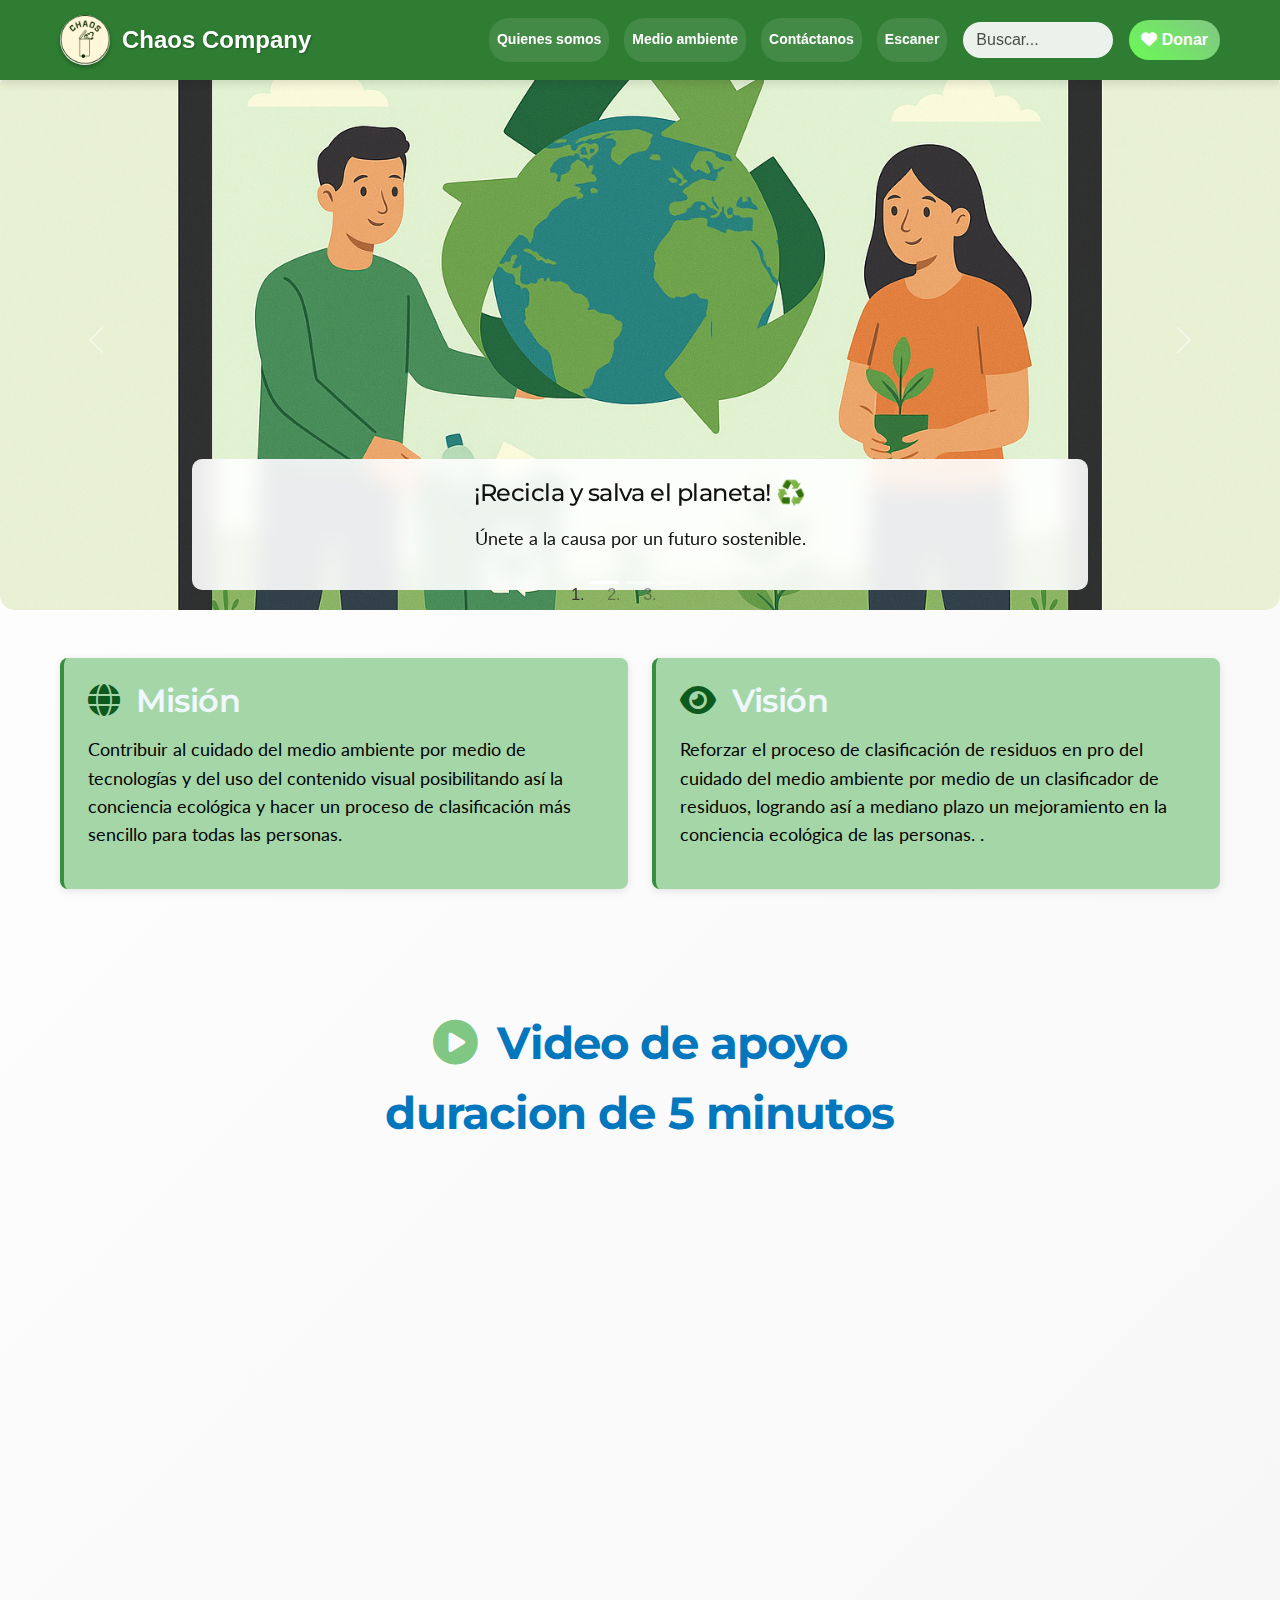
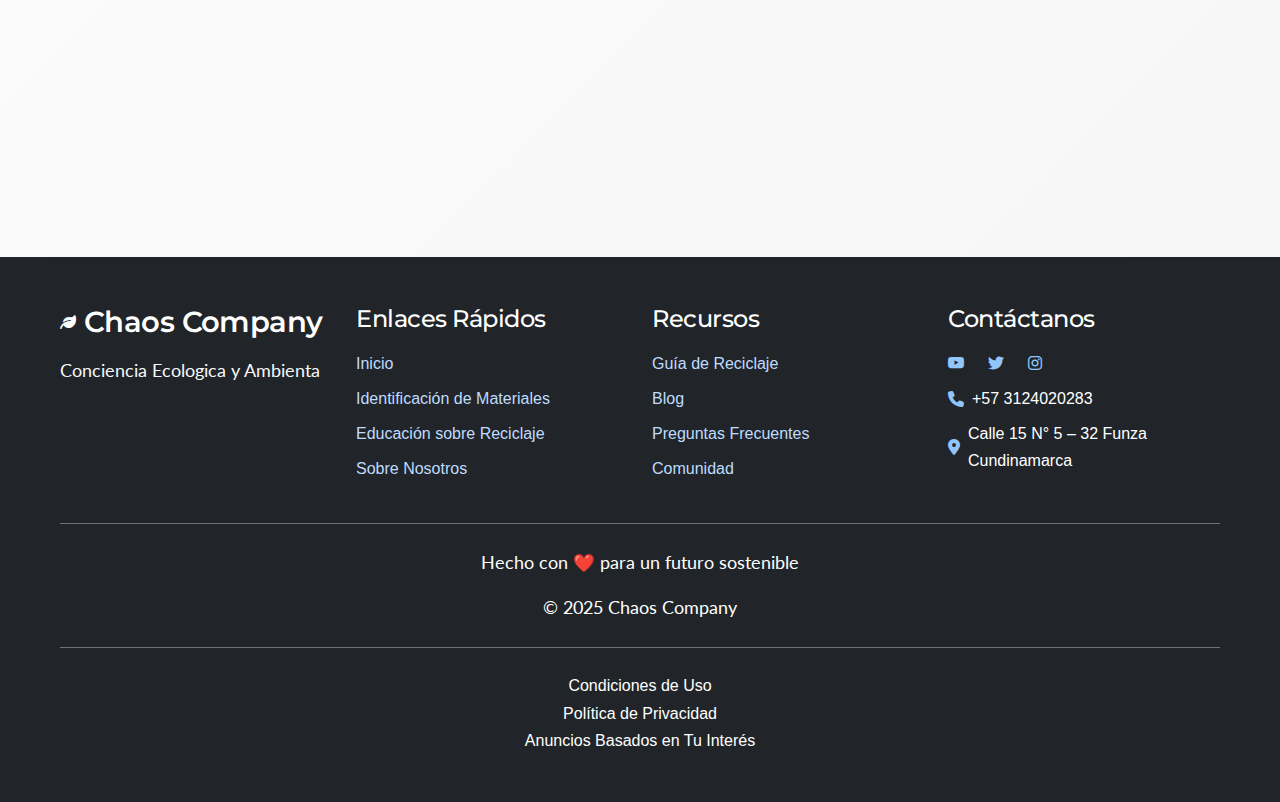
<file: index.html>
<!DOCTYPE html>
<html lang="es">
<head>
    <meta charset="UTF-8">
    <meta name="viewport" content="width=device-width, initial-scale=1.0">
    <title>CHAOS COMPANY </title>
    <link href="https://cdn.jsdelivr.net/npm/bootstrap@5.3.0/dist/css/bootstrap.min.css" rel="stylesheet">
    <link rel="stylesheet" href="https://cdnjs.cloudflare.com/ajax/libs/font-awesome/6.0.0/css/all.min.css">
    <link rel="stylesheet" href="https://cdn.jsdelivr.net/npm/bootstrap-icons@1.13.1/font/bootstrap-icons.min.css">
    <link rel="icon" href="img/logo oscuro.jpg">
    <link rel="stylesheet" href="css/style.css">
<link rel="stylesheet" href="css/recycling.css">
<link rel="icon" href="img/ChatGPT Image 1 oct 2025, 04_01_50 p.m..png"type="image/png">
</head>
<body>
    <!-- Header -->
    <nav class="navbar navbar-expand-lg fixed-top site-header">
      <div class="container">
        <a class="navbar-brand logo" href="index.html">
          <img class="cabeza" src="img/ChatGPT Image 3 oct 2025, 12_53_05 p.m..png" alt="Logo Chaos Company">
          <span class="brand">Chaos Company</span>
        </a>
        <button class="navbar-toggler" type="button" data-bs-toggle="collapse" data-bs-target="#navbarNav" aria-controls="navbarNav" aria-expanded="false" aria-label="Toggle navigation">
          <span class="navbar-toggler-icon"></span>
        </button>
        <div class="collapse navbar-collapse" id="navbarNav">
          <ul class="navbar-nav ms-auto main-nav">

            <li class="nav-item"><a class="nav-link" href="quienes-somos.html">Quienes somos</a></li>
            <li class="nav-item"><a class="nav-link" href="medio-ambiente.html">Medio ambiente</a></li>
            <li class="nav-item"><a class="nav-link" href="Contactos.html">Contáctanos</a></li>
            <li class="nav-item"><a class="nav-link" href="Educacion.html">Escaner</a></li>
          </ul>
          <div class="utils ms-3 d-flex align-items-center">
            <input type="text" id="searchInput" class="form-control me-2" placeholder="Buscar..." style="max-width: 150px; height: 36px;">
           
            <button class="btn btn-donate" data-bs-toggle="modal" data-bs-target="#donationModal">
              <i class="fas fa-heart"></i> Donar
            </button>
          </div>
        </div>
      </div>
    </nav>

    <!-- Carousel -->
    <section class="carousel-section">
        <div id="recyclingCarousel" class="carousel slide" data-bs-ride="carousel">
            <ol class="carousel-indicators">
                <li data-bs-target="#recyclingCarousel" data-bs-slide-to="0" class="active"></li>
                <li data-bs-target="#recyclingCarousel" data-bs-slide-to="1"></li>
                <li data-bs-target="#recyclingCarousel" data-bs-slide-to="2"></li>
            </ol>
            <div class="carousel-inner">
                <div class="carousel-item active">
                    <img src="img/ChatGPT Image 1 oct 2025, 03_14_42 p.m..png" class="d-block w-100" alt="Persona reciclando">
                    <div class="carousel-caption d-none d-md-block">
                        <h5 style="color: #111;">¡Recicla y salva el planeta! ♻️</h5>
                        <p style="color: #111;">Únete a la causa por un futuro sostenible.</p>
                    </div>
                </div>
                <div class="carousel-item">
                    <img src="img/ChatGPT Image 1 oct 2025, 04_01_50 p.m..png"class="d-block w-100" alt="Diversidad en reciclaje">
                    <div class="carousel-caption d-none d-md-block">
                        <h5 style="color: #111;">Diversidad en acción ♻️</h5>
                        <p style="color: #111;">Todos podemos contribuir al medio ambiente.</p>
                    </div>
                </div>
                <div class="carousel-item">
                    <img src="img/ChatGPT Image 1 oct 2025, 03_40_12 p.m..png" class="d-block w-100" alt="Inspiración ambiental">
                    <div class="carousel-caption d-none d-md-block">
                        <h5 style="color: #111;">Inspira y actúa 🌿</h5>
                        <p style="color: #111;">Cada pequeño gesto cuenta para un cambio grande.</p>
                    </div>
                </div>
            </div>
            <button class="carousel-control-prev" type="button" data-bs-target="#recyclingCarousel" data-bs-slide="prev">
                <span class="carousel-control-prev-icon"></span>
            </button>
            <button class="carousel-control-next" type="button" data-bs-target="#recyclingCarousel" data-bs-slide="next">
                <span class="carousel-control-next-icon"></span>
            </button>
        </div>
    </section>

    <!-- Mission and Vision -->
    <section class="container my-5">
        <div class="row">
            <div class="col-md-6">
                <div class="rounded-box bg-light-green p-4">
                    <h3 style="color: aliceblue;"><i class="fas fa-globe"></i> Misión</h3>
                    <p>Contribuir al cuidado del medio ambiente por medio de tecnologías y del uso del contenido visual posibilitando así la conciencia ecológica y hacer un proceso de clasificación más sencillo para todas las personas. </p>
                </div>
            </div>
            <div class="col-md-6">
                <div class="rounded-box bg-light-green p-4">
                    <h3 style="color: aliceblue;"><i class="fas fa-eye"></i> Visión</h3>
                    <p>Reforzar el proceso de clasificación de residuos en pro  del cuidado del medio ambiente por medio de un clasificador de residuos, logrando así a mediano plazo un mejoramiento en la conciencia ecológica de las personas. 
.</p>
                </div>
            </div>
        </div>
    </section>

    <!-- Video Embed -->
    <section class="container my-5">
        <h2 class="text-center"><i class="fas fa-play-circle"></i> Video de apoyo</h2>
        <h2 class="text-center">duracion de 5 minutos</h2>
        <div class="ratio ratio-16x9">
        <iframe width="560" height="315" src="https://www.youtube.com/embed/VXPLOq92kHI?si=iX0xH1U4tmOw5isb" title="YouTube video player" frameborder="0" allow="accelerometer; autoplay; clipboard-write; encrypted-media; gyroscope; picture-in-picture; web-share" referrerpolicy="strict-origin-when-cross-origin" allowfullscreen></iframe>
        </div>
    </section>

    <!-- Donation Modal -->
    <div class="modal fade" id="donationModal" tabindex="-1" aria-labelledby="donationModalLabel" aria-hidden="true">
      <div class="modal-dialog modal-dialog-centered">
        <div class="modal-content">
          <div class="modal-header">
            <h5 class="modal-title" id="donationModalLabel"><i class="fas fa-hand-holding-heart"></i> Apoya Nuestra Causa</h5>
            <button type="button" class="btn-close" data-bs-dismiss="modal" aria-label="Close"></button>
          </div>
          <div class="modal-body">
            <p>Tu donación nos ayuda a continuar nuestra misión de promover la conciencia ambiental. ¡Cada contribución cuenta!</p>
            <div class="accordion" id="donationMethods">
              <!-- PayPal -->
              <div class="accordion-item">
                <h2 class="accordion-header" id="paypal-heading">
                  <button class="accordion-button" type="button" data-bs-toggle="collapse" data-bs-target="#paypal-collapse" aria-expanded="true" aria-controls="paypal-collapse">
                    <i class="fab fa-paypal me-2"></i> PayPal
                  </button>
                </h2>
                <div id="paypal-collapse" class="accordion-collapse collapse show" aria-labelledby="paypal-heading" data-bs-parent="#donationMethods">
                  <div class="accordion-body">
                    <p>Haz clic en el botón para donar de forma segura a través de PayPal.</p>
                    <a href="https://paypal.me/Davidcastiblanco34" class="btn btn-primary"><i class="fab fa-paypal"></i> Donar con PayPal</a>
                  </div>
                </div>
              </div>
              <!-- QR Code -->
              <div class="accordion-item">
                <h2 class="accordion-header" id="qr-heading">
                  <button class="accordion-button collapsed" type="button" data-bs-toggle="collapse" data-bs-target="#qr-collapse" aria-expanded="false" aria-controls="qr-collapse">
                    <i class="fas fa-qrcode me-2"></i> Código QR
                  </button>
                </h2>
                <div id="qr-collapse" class="accordion-collapse collapse" aria-labelledby="qr-heading" data-bs-parent="#donationMethods">
                  <div class="accordion-body text-center">
                    <p>Escanea este código con tu app de pagos móviles.</p>
                    <img src="img/QR.png" alt="Código QR para donación" class="img-fluid" style="max-width: 200px;">
                  </div>
                </div>
              </div>
            </div>
          </div>
        </div>
      </div>
    </div>

    <!-- Footer -->
  
 <footer class="bg-dark text-white py-5">
        <div class="container">
            <div class="row g-4">
                <!-- Column 1 - Logo -->
                <div class="col-lg-3 col-md-6">
                    <div class="d-flex align-items-center mb-3">
                        <i class="fa-solid fa-leaf me-2"></i>
                        <h4 class="mb-0">Chaos Company</h4>
                    </div>
                    <p class="text-light">Conciencia Ecologica y Ambienta</p>
                </div>
                
                <!-- Column 2 - Quick Links -->
                <div class="col-lg-3 col-md-6">
                    <h5 class="mb-3">Enlaces Rápidos</h5>
                    <ul class="list-unstyled footer-links">
                        <li><a href="index.html">Inicio</a></li>
                        <li><a href="Educacion.html">Identificación de Materiales</a></li>
                        <li><a href="medio-ambiente.html">Educación sobre Reciclaje</a></li>
                        <li><a href="quienes-somos.html">Sobre Nosotros</a></li>
                    </ul>
                </div>
                
                <!-- Column 3 - Resources -->
                <div class="col-lg-3 col-md-6">
                    <h5 class="mb-3">Recursos</h5>
                    <ul class="list-unstyled footer-links">
                        <li><a href="">Guía de Reciclaje</a></li>
                        <li><a href="#">Blog</a></li>
                        <li><a href="#">Preguntas Frecuentes</a></li>
                        <li><a href="#">Comunidad</a></li>
                    </ul>
                </div>
                
                <!-- Column 4 - Contact -->
                <div class="col-lg-3 col-md-6">
                    <h5 class="mb-3">Contáctanos</h5>
                    <ul class="list-unstyled footer-contact">
                        <li class="d-flex align-items-center mb-2">
                            <a href="https://www.youtube.com/@theandreswwu/videos" class="text-white me-3 social-link"><i class="bi bi-youtube"></i></a>
                            <a href="https://x.com/CHAOS_777_?t=3xqnc3635geahChL-fGJpA&s=09" class="text-white me-3 social-link"><i class="fab fa-twitter"></i></a>
                              <a href="https://www.instagram.com/chaoscompany2025?igsh=MXhxcno1OXN2bGZ2NA==" class="text-white social-link"><i class="fab fa-instagram"></i></a>
                        </li>
                        
                        <li class="d-flex align-items-center mb-2">
                            <i class="fa-solid fa-phone me-2"></i>
                            <span>+57 3124020283</span>
                        </li>
                        <li class="d-flex align-items-center">
                            <i class="fa-solid fa-location-dot me-2"></i>
                            <span>Calle 15 N° 5 – 32 Funza Cundinamarca</span>
                        </li>
                    </ul>
                </div>
            </div>
            
            <div class="border-top border-secondary pt-4 mt-4 text-center text-light">
                <p style="color: white;">Hecho con ❤️ para un futuro sostenible</p>
                <p style="color: white;" class="mb-0">© 2025 Chaos Company    </p>
            </div>

          <div class="border-top border-secondary pt-4 mt-4 text-center text-light">
                 <a href="#" class="text-white d-block footer-link" style="text-decoration: none;">Condiciones de Uso</a> 
                    <a href="#" class="text-white d-block footer-link" style="text-decoration: none;">Política de Privacidad</a>
                    <a href="#" class="text-white d-block footer-link" style="text-decoration: none;">Anuncios Basados en Tu Interés</a>    
            </div>

        </div>
    </footer>

    <!-- Bootstrap JS -->
    <script src="https://cdn.jsdelivr.net/npm/bootstrap@5.3.0/dist/js/bootstrap.bundle.min.js"></script>
    <script src="js/script.js"></script>
    <script>
        document.getElementById('searchBtn').addEventListener('click', function() {
            const query = document.getElementById('searchInput').value.toLowerCase().trim();
            if (query) {
                let redirectUrl = null;
                if (query.includes('reciclar') || query.includes('educacion') || query.includes('escaner') || query.includes('arduino')) {
                    redirectUrl = 'Educacion.html';
                } else if (query.includes('quienes') || query.includes('nosotros') || query.includes('equipo') || query.includes('compania')) {
                    redirectUrl = 'quienes-somos.html';
                } else if (query.includes('medio ambiente') || query.includes('ambiente') || query.includes('noticias')) {
                    redirectUrl = 'medio-ambiente.html';
                } else if (query.includes('contacto') || query.includes('contactanos') || query.includes('telefono')) {
                    redirectUrl = 'Contactos.html';
                } else if (query.includes('inicio') || query.includes('home')) {
                    redirectUrl = 'index.html';
                }
                if (redirectUrl) {
                    window.location.href = redirectUrl;
                } else {
                    alert('No se encontraron resultados para: ' + query + '. Prueba con palabras como "reciclar", "quienes somos", "medio ambiente" o "contactos".');
                }
            }
        });

        document.getElementById('searchInput').addEventListener('keypress', function(e) {
            if (e.key === 'Enter') {
                document.getElementById('searchBtn').click();
            }
        });
    </script>
</body>
</html>
</file>
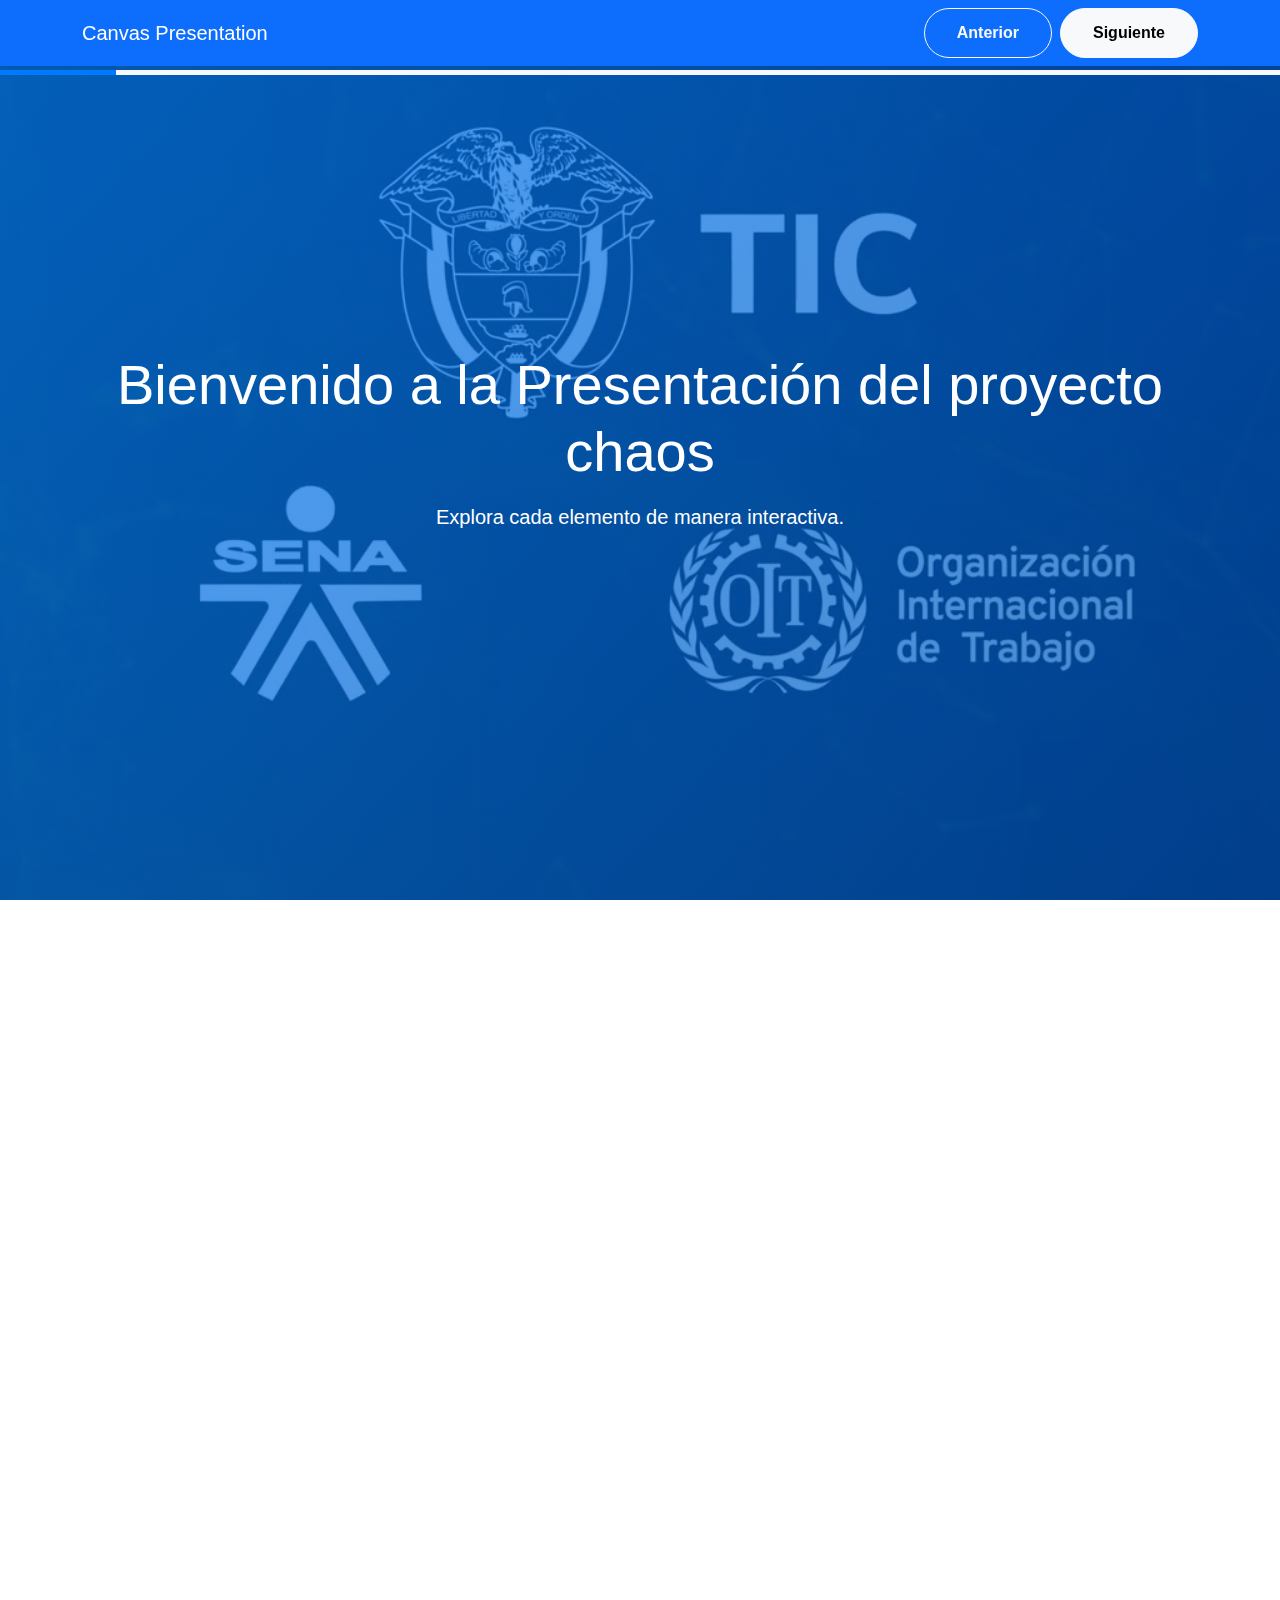
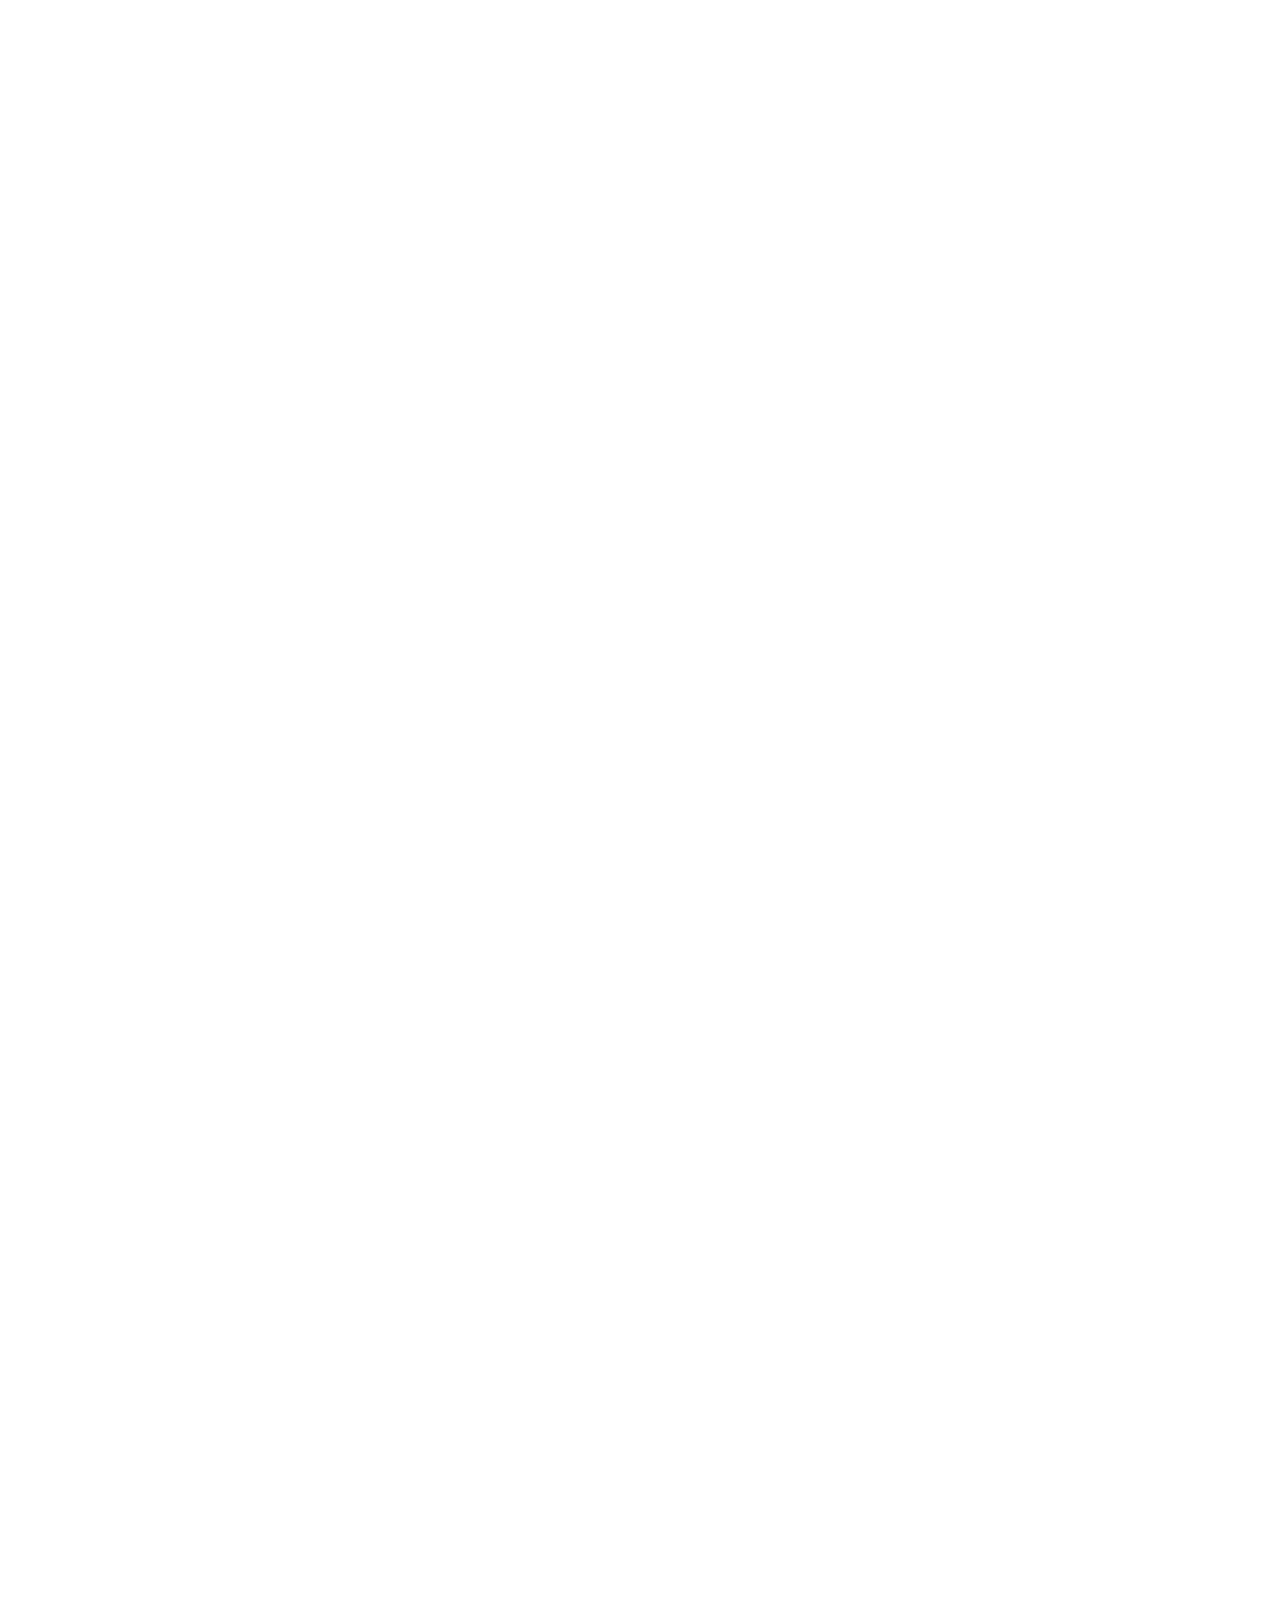
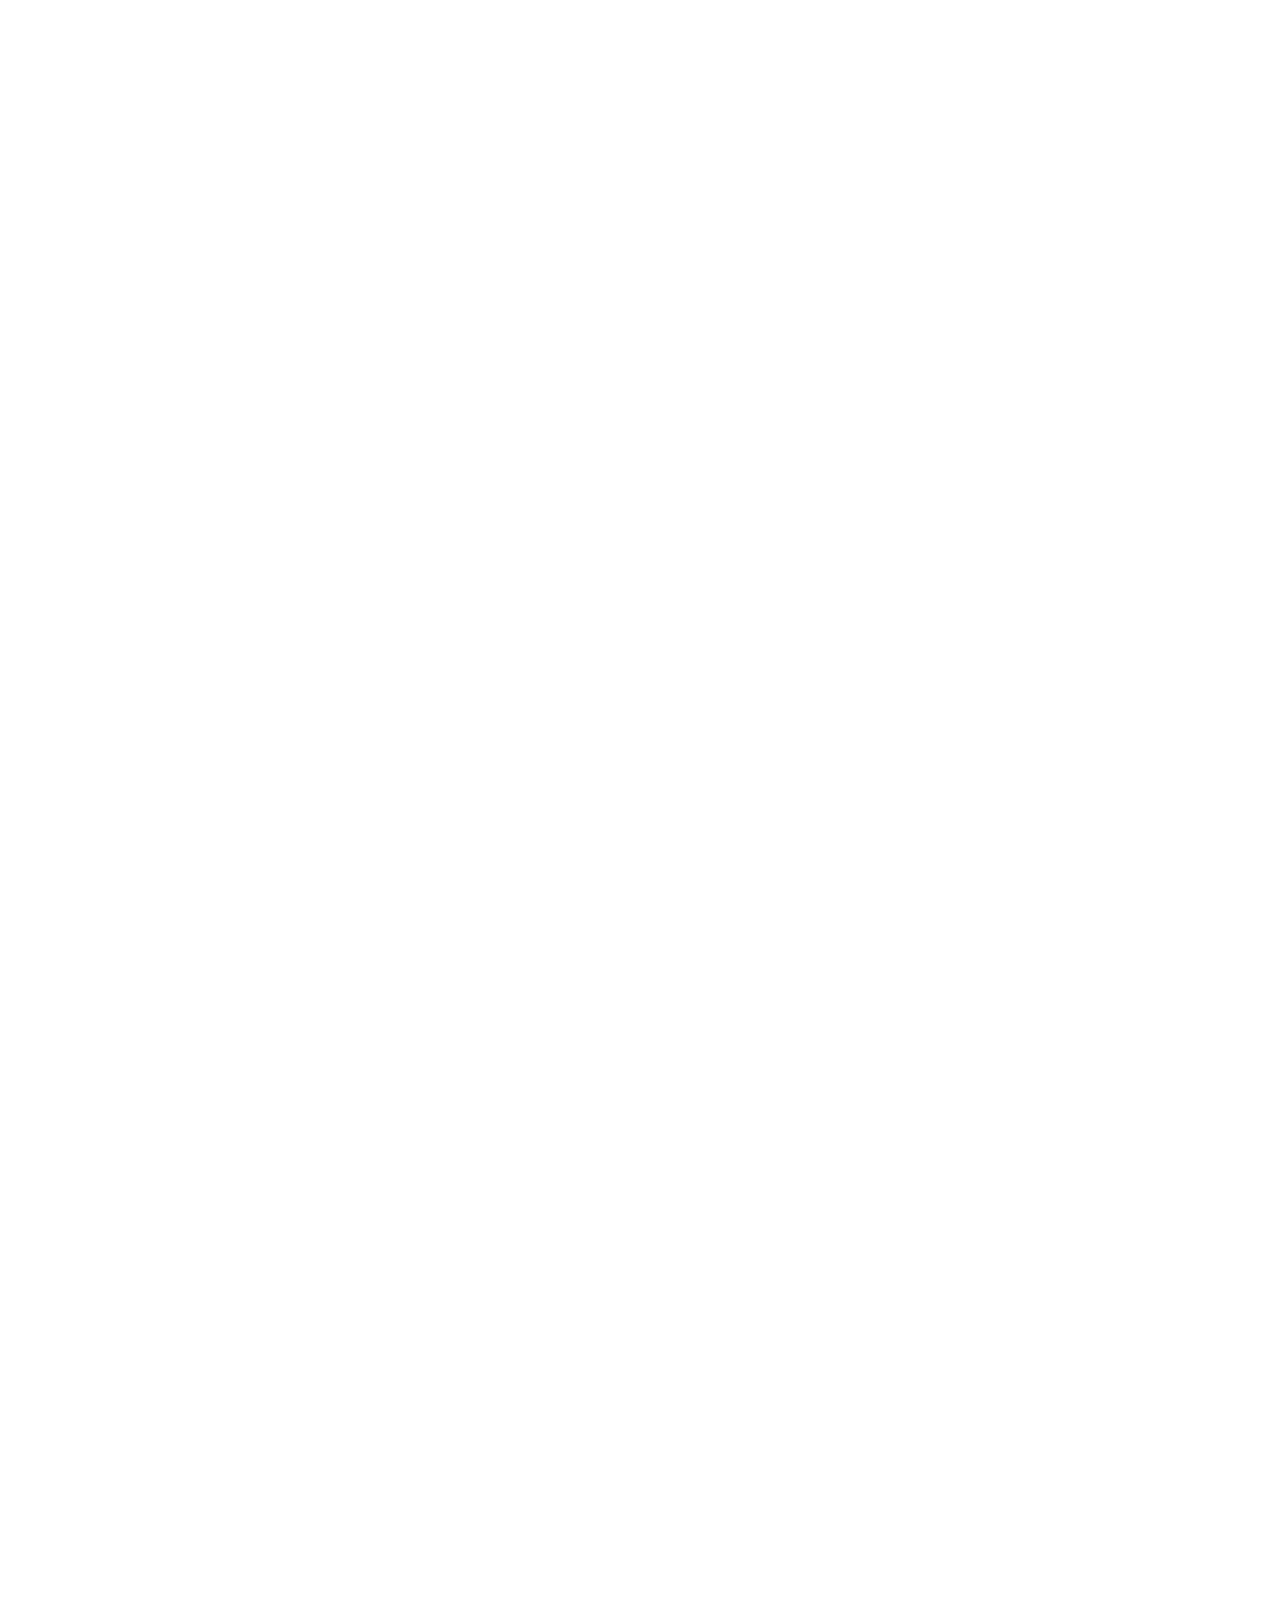
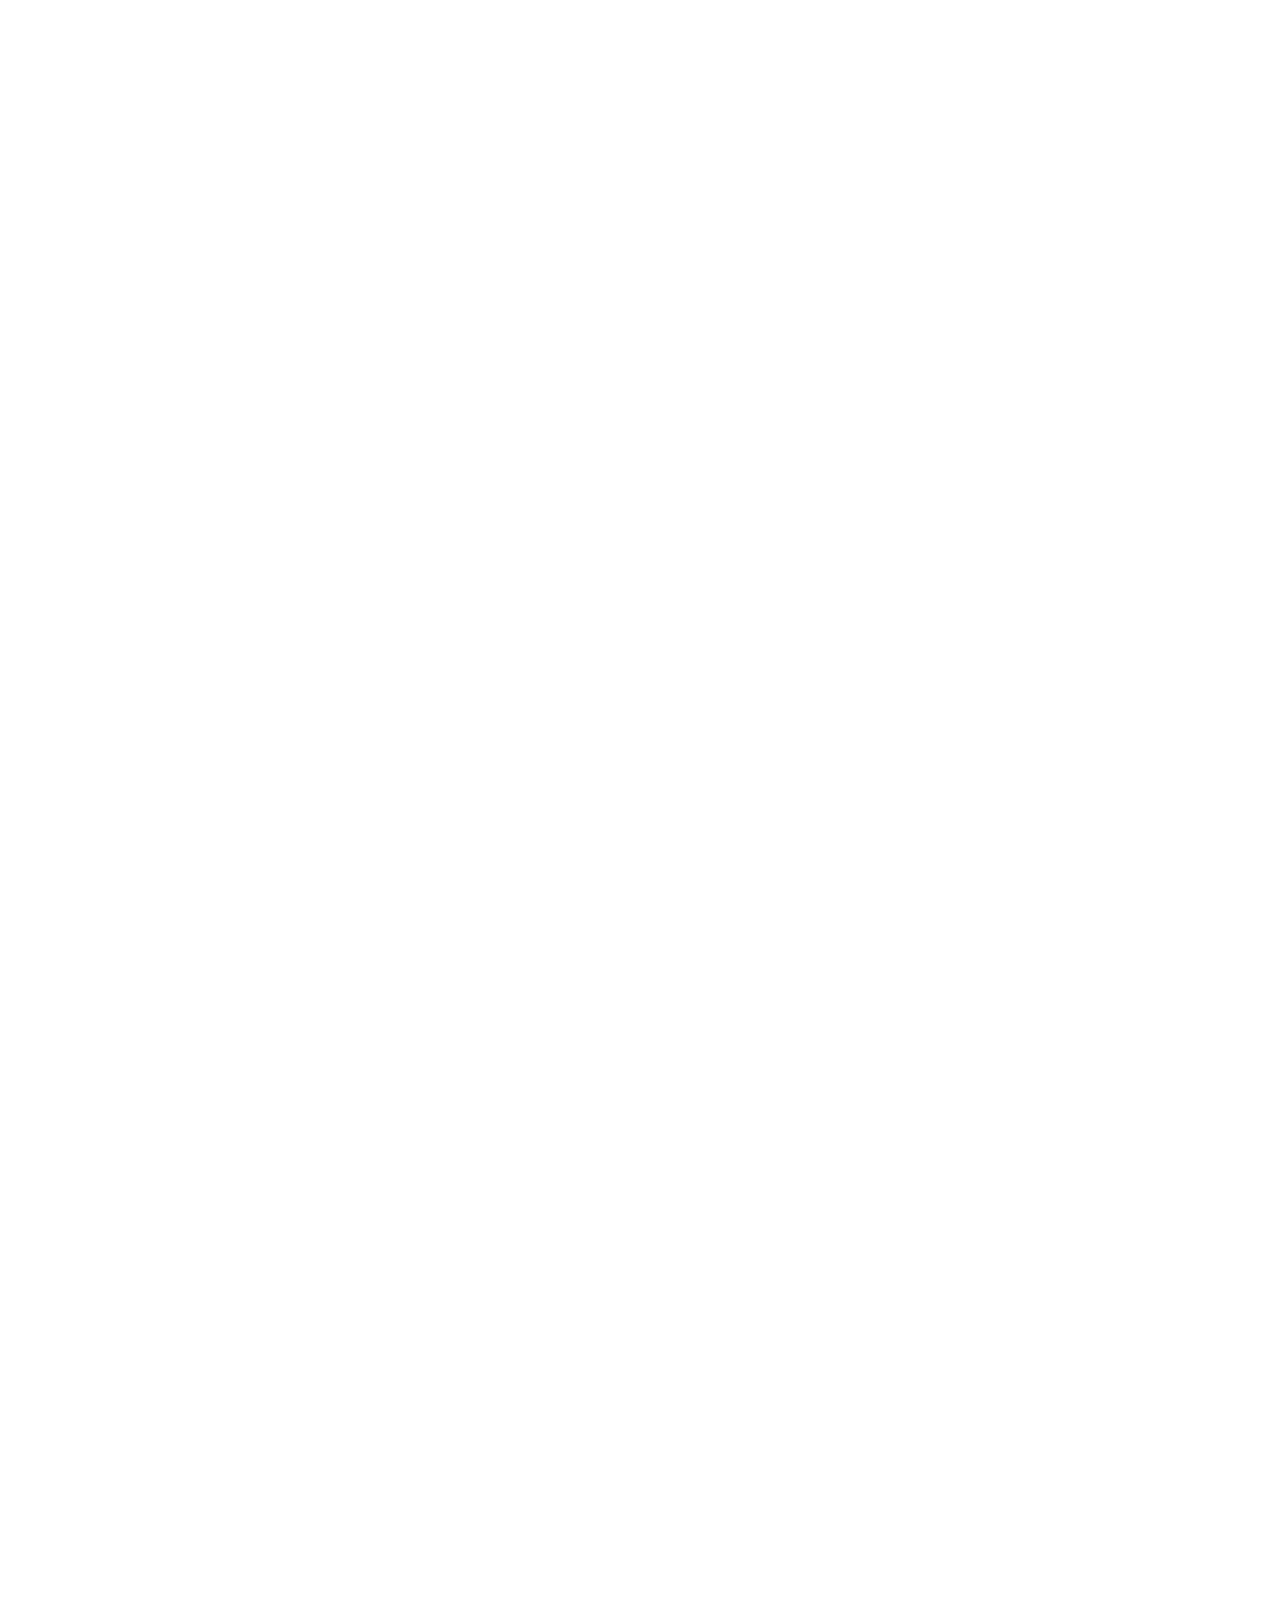
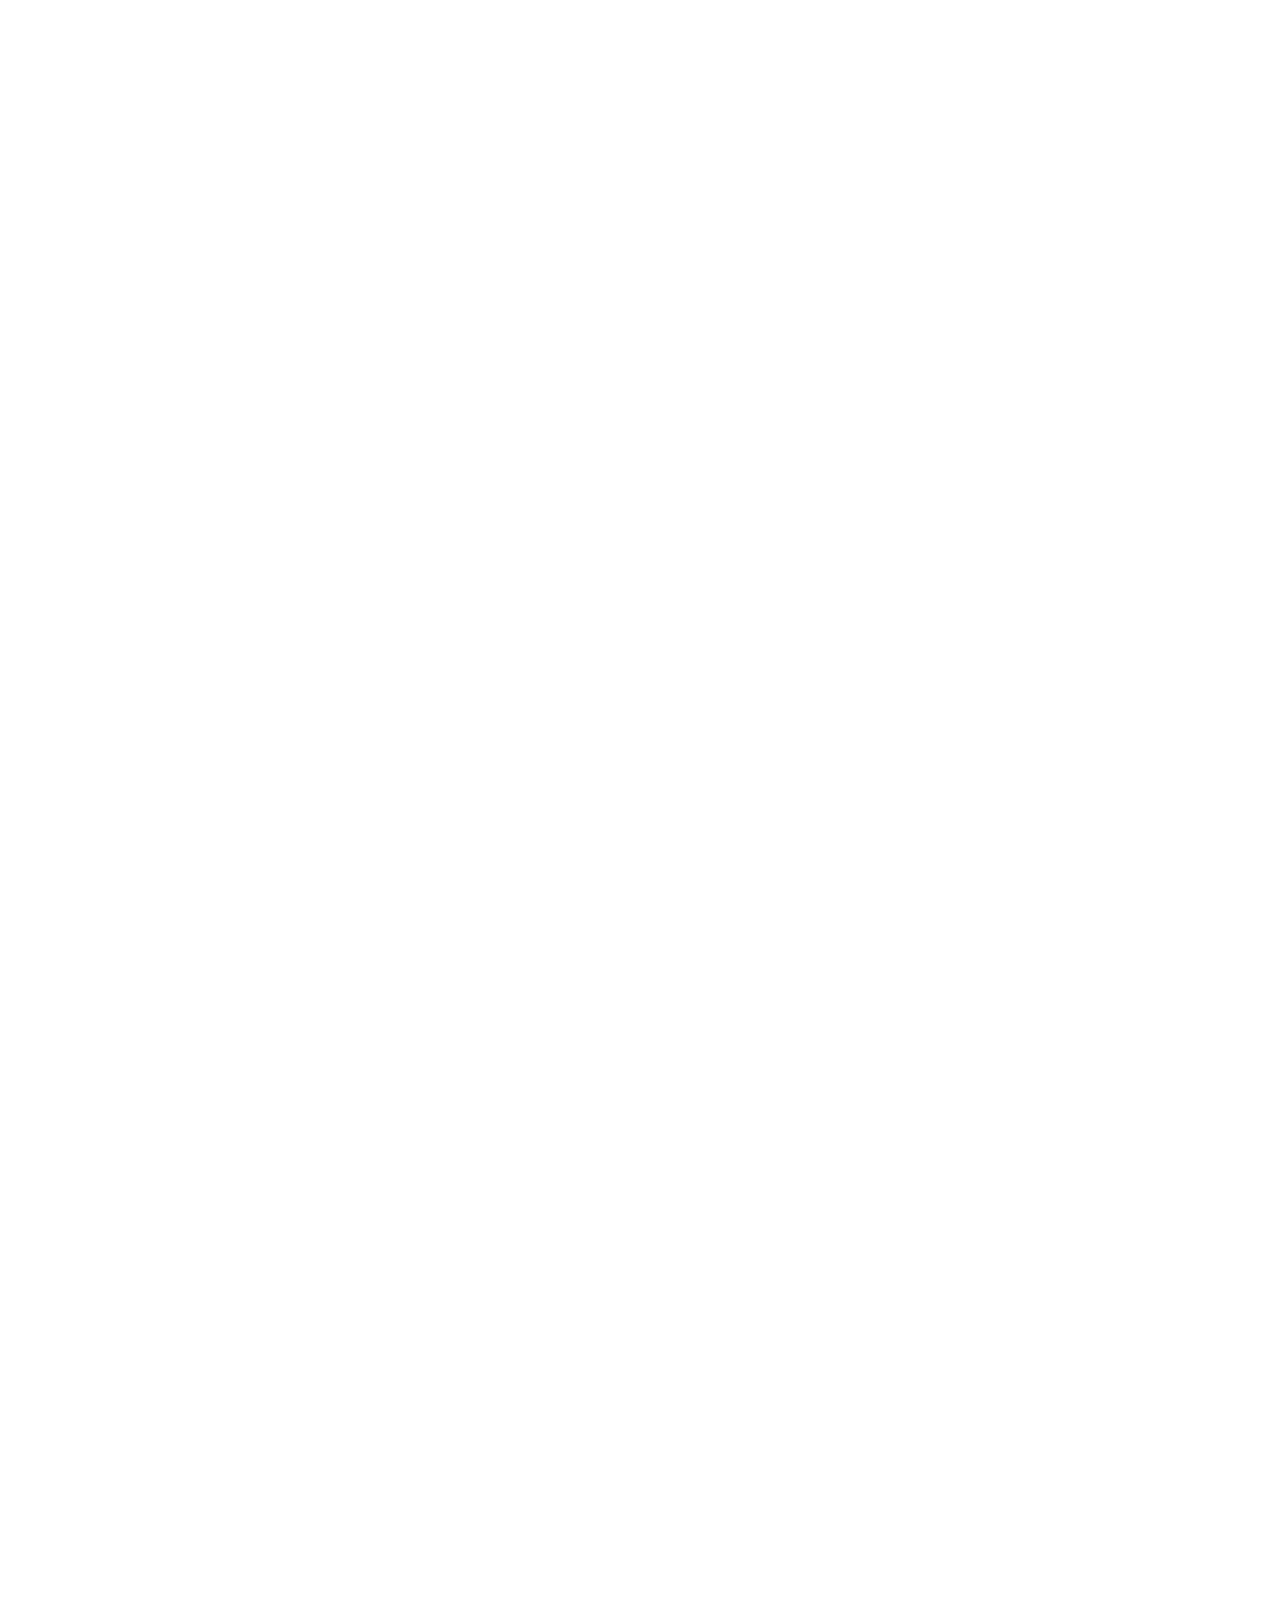
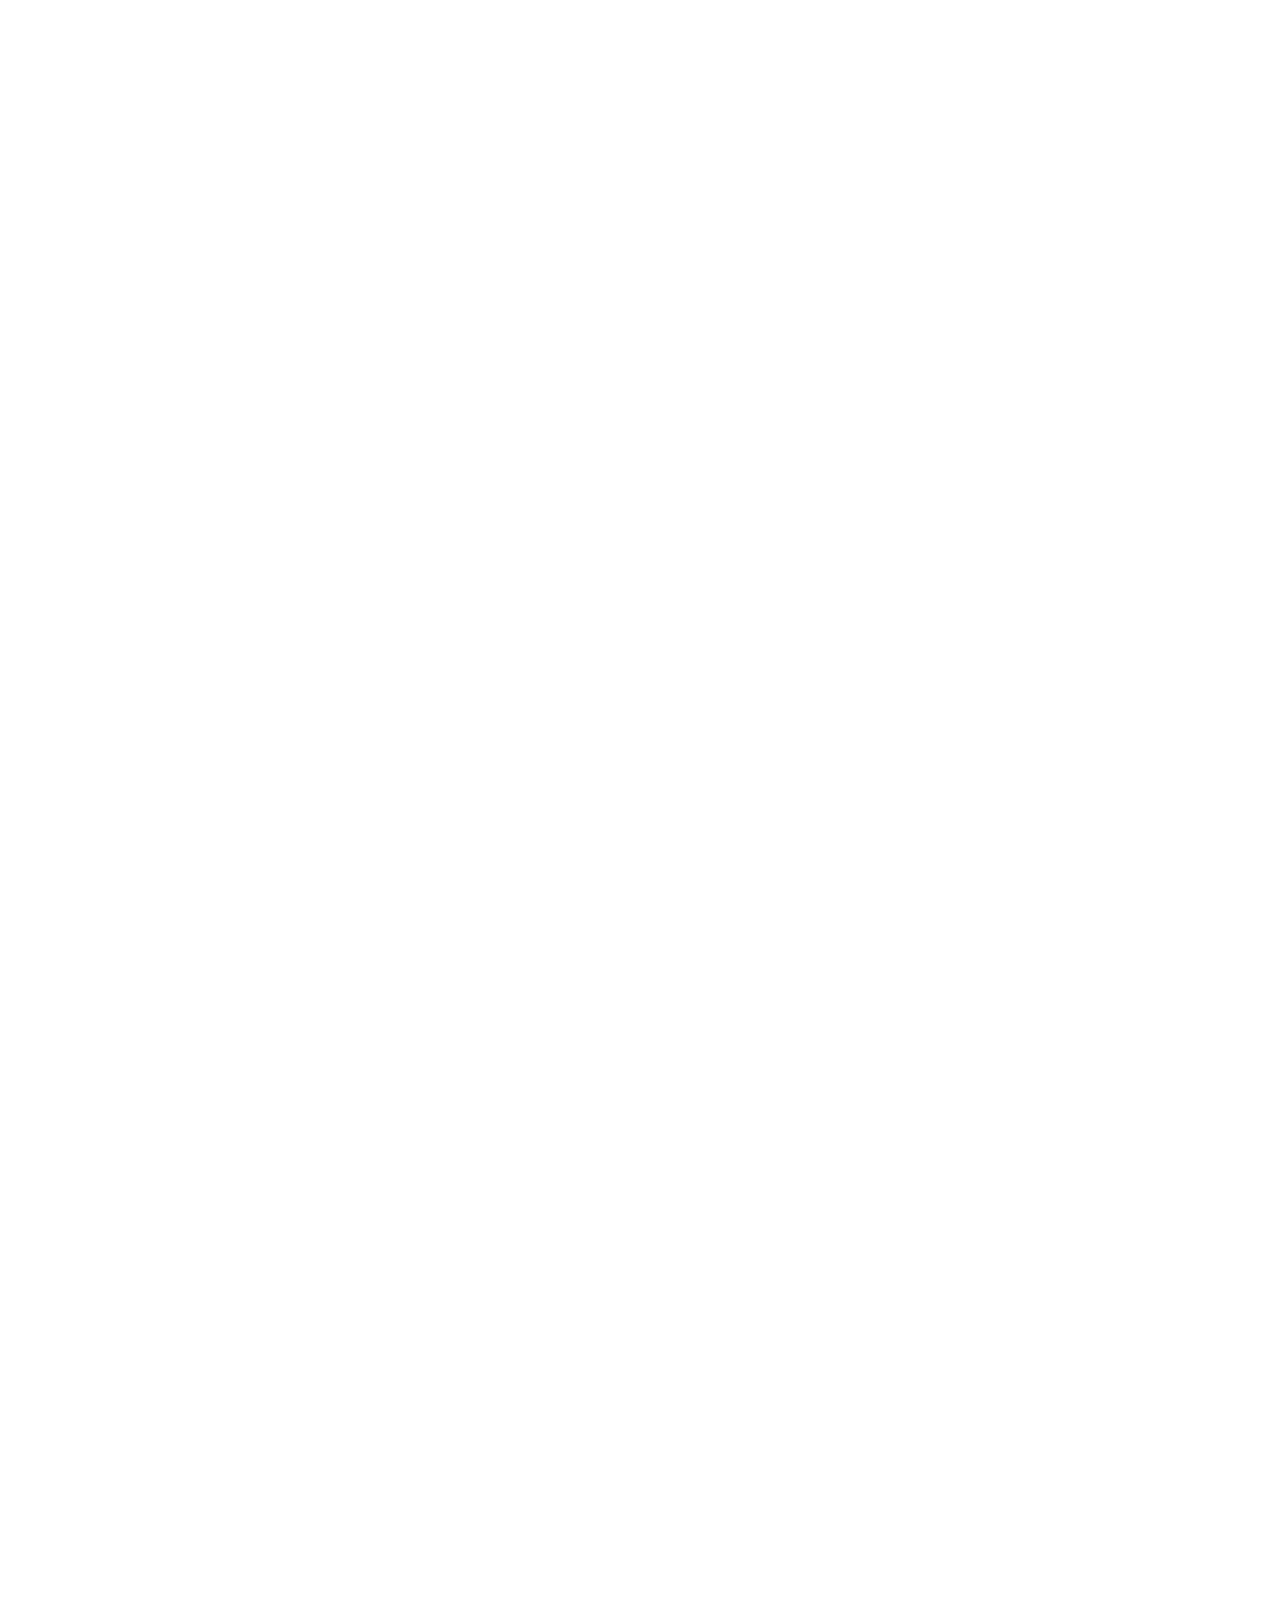
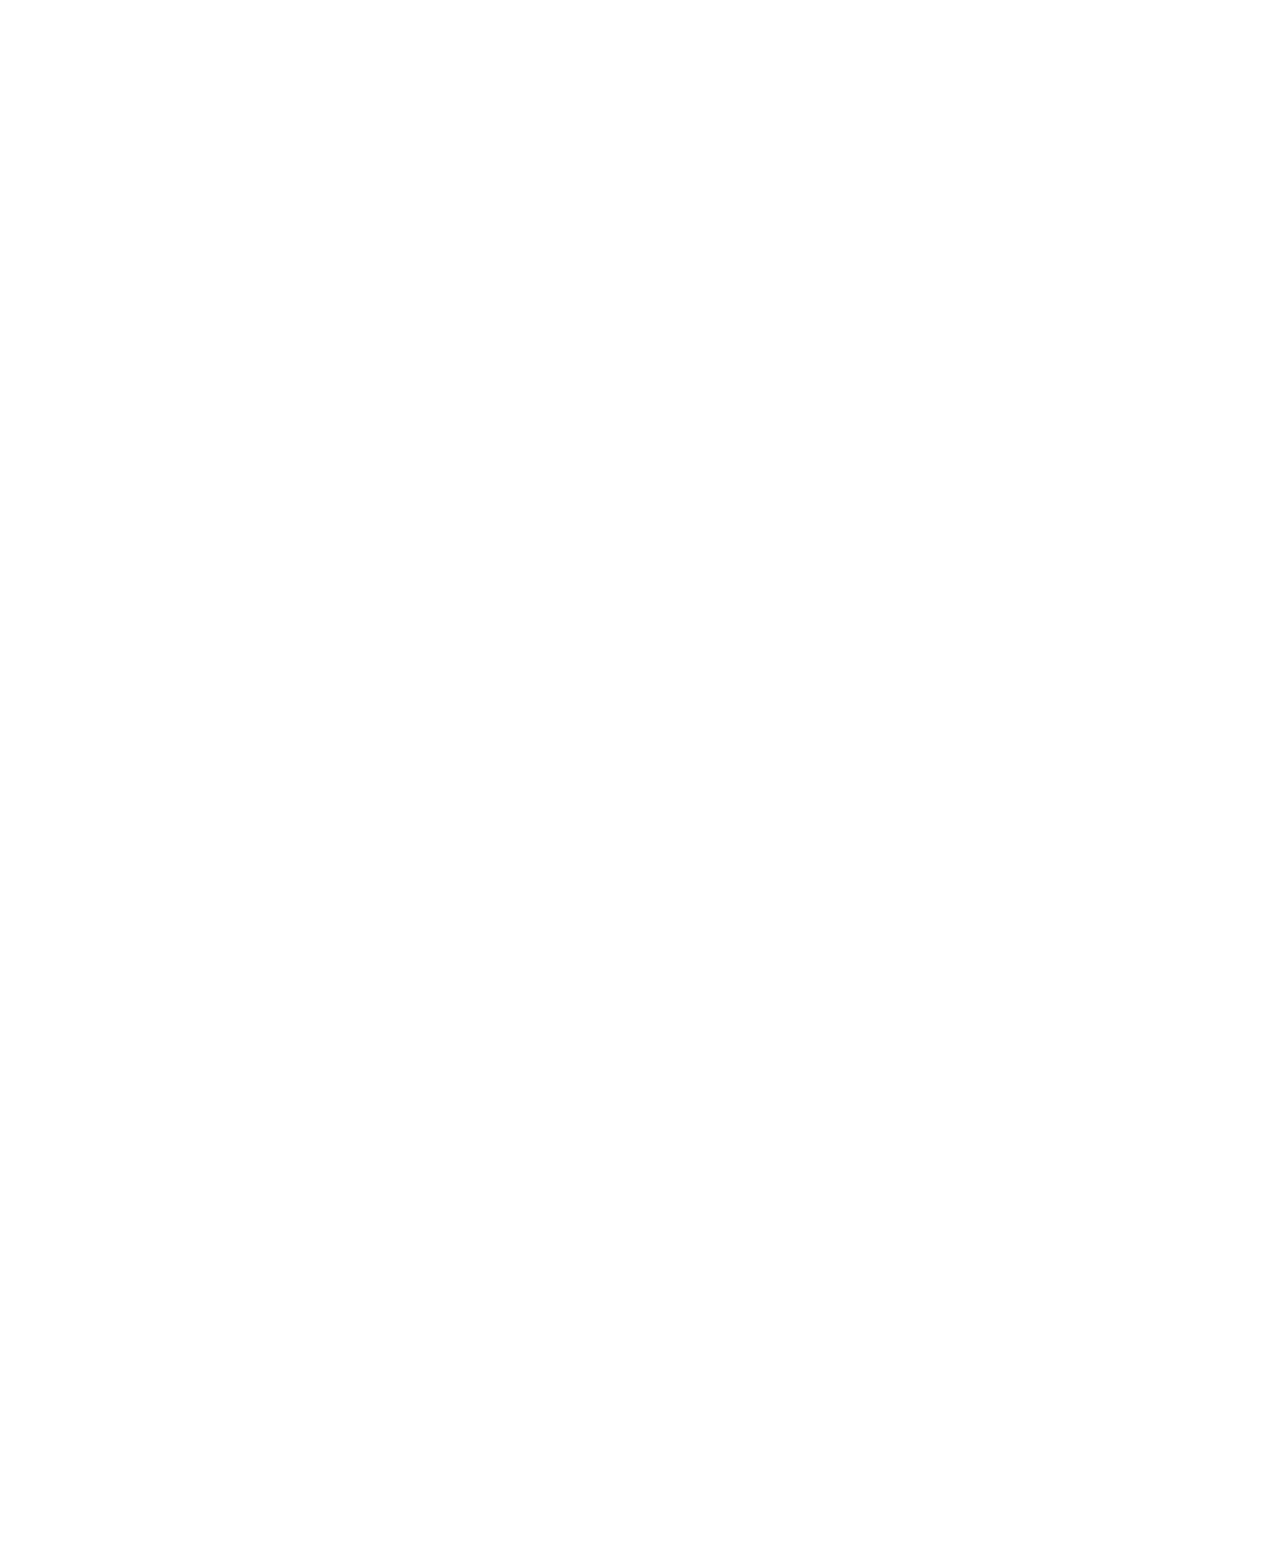
<file: Canvas/index.html>
<!DOCTYPE html>
<html lang="es">
<head>
    <meta charset="UTF-8">
    <meta name="viewport" content="width=device-width, initial-scale=1.0">
    <title>Proyecto chaos - Landing Page</title>
    <!-- Bootstrap 5 CSS -->
    <link href="https://cdn.jsdelivr.net/npm/bootstrap@5.3.0/dist/css/bootstrap.min.css" rel="stylesheet">
    <!-- Custom CSS -->
    <link rel="stylesheet" href="styles.css">
</head>
<body>
    <!-- Navigation -->
    <nav class="navbar navbar-expand-lg navbar-dark bg-primary fixed-top">
        <div class="container">
            <a class="navbar-brand" href="#intro">Canvas Presentation</a>
            <div class="d-flex">
                <button id="prevBtn" class="btn btn-outline-light me-2">Anterior</button>
                <button id="nextBtn" class="btn btn-light">Siguiente</button>
            </div>
        </div>
    </nav>

    <!-- Progress Bar -->
    <div id="progressContainer" class="progress-container">
        <div id="progressBar" class="progress-bar-custom"></div>
    </div>

    <!-- Sections -->
    <section id="intro" class="section">
        <div class="container h-100 d-flex align-items-center">
            <div class="row">
                <div class="col-12 text-center">
                    <h1 class="display-4">Bienvenido a la Presentación del proyecto chaos</h1>
                    <p class="lead">Explora cada elemento de manera interactiva.</p>
                </div>
            </div>
        </div>
    </section>

    <section id="propuesta-valor" class="section">
        <div class="container h-100 d-flex align-items-center">
            <div class="row">
                <div class="col-12">
                    <h2>Propuesta de Valor</h2>
                    <p>¿Qué valor entregamos al cliente?</p>
<p>Ofrecemos un producto y servicio innovador que ahorra tiempo y mejora el medio ambiente y la clasificación de residuos.
<p>¿Cuál de los problemas de nuestro cliente vamos a ayudarle a resolver?
<p>Ayudamos a reducir el nivel de contaminación que hay en las calles, ayudamos a una mejor clasificación de los residuos y aprovechamiento de estos a través de una “herramienta” por así decirlo que permite que estas cosas sean posibles.   
<p>¿Qué paquetes de productos y servicios ofrecemos a cada segmento de cliente?
<p>Ofrecemos un paquete básico con funciones esenciales.
<p>¿Qué necesidades del cliente estamos satisfaciendo? 
<p>Un ambiente limpio, un mejor uso de recursos, una mejor clasificación de residuos, una optimización en el apartado de reciclaje y una interactividad que llega a ser educativa para cualquier persona.
</p>
                </div>
            </div>
        </div>
    </section>

    <section id="relaciones-clientes" class="section">
        <div class="container h-100 d-flex align-items-center">
            <div class="row">
                <div class="col-12">
                    <h2>Relaciones con Clientes</h2>
                    <p>¿Qué tipo de relación espera que establezcamos y mantengamos en cada uno de nuestros segmentos de cliente?
<p>Una relación funcional la cual vendrá con una atención rápida y un gran soporte a cualquier inquietud .
<p>¿Cuáles hemos establecido?
<p>Una atención inmediata junto con un apartado de sugerencias en nuestra página que les permita tener una voz sobre el proyecto.
<p>¿Cómo están integrados con el resto de nuestro modelo de negocio?
<p>Las relaciones personalizadas se integran con el sistema CRM( sistema de gestión de relaciones con el cliente), que nos permite gestionar las interacciones de manera eficiente.
<p>¿Cuánto cuestan?
<p>Los costos son variados ya que dependen si tiene un trato personalizado o no, si no lo tienen el costo será más bajo , pero si es personalizado será mayor.
</p>
                </div>
            </div>
        </div>
    </section>

    <section id="segmentos-cliente" class="section">
        <div class="container h-100 d-flex align-items-center">
            <div class="row">
                <div class="col-12">
                    <h2>Segmentos de Cliente</h2>
                    <p>¿Para quién estamos creando valor?
<p>Estamos creando valor para pequeñas y medianas empresas que necesitan optimizar sus procesos de reciclaje y cuidado del medio ambiente.
<p>¿Quiénes son nuestros clientes más importantes?
<p>Nuestros clientes más importantes serían las empresas que necesitan agilizar sus procesos.
</p>
                </div>
            </div>
        </div>
    </section>

    <section id="canales" class="section">
        <div class="container h-100 d-flex align-items-center">
            <div class="row">
                <div class="col-12">
                    <h2>Canales</h2>
                    <p>¿A través de qué canales quieren ser contactados nuestros segmentos de cliente?
 <p>Algunos prefieren ser contactados por correo, teléfono o por redes sociales.
<p>¿Cómo les contactamos ahora?
<p>Actualmente los contactamos a través del correo electrónico y con el soporte que ofrecemos.
<p>¿Cómo están integrados nuestros canales?
<p>Nuestros canales están integrados en el sitio web, más específicamente en el apartado de contactos.
<p>¿Cuáles funcionan mejor?
<p>El correo electrónico tiene una alta tasa de satisfacción y de funcionalidad. 
<p>¿Cuáles son más eficaces en costes?
<p>Los correos electrónicos automatizados son más costo-efectivos que las llamadas telefónicas.
<p>¿cómo los integramos con las rutinas del cliente?
<p>A través de un chat en vivo, el cual permite a los clientes acceder fácilmente a una respuesta cuando tengan alguna duda. 
</p>
                </div>
            </div>
        </div>
    </section>

    <section id="actividades-clave" class="section">
        <div class="container h-100 d-flex align-items-center">
            <div class="row">
                <div class="col-12">
                    <h2>Actividades Clave</h2>
                    <p>¿Qué actividades clave requiere nuestra propuesta de valor?
<p>Demostrar a las personas  que nuestro producto tiene aspectos mucho más útiles y funcionales que la competencia, que vendrían siendo la interactividad y la innovación, junto que reciclar sea mucho más llamativo.
<p>¿Nuestros canales de distribución?
<p>Luego de la producción de nuestra máquina esta  será vendida en línea por nuestra página web y/o anuncios publicitarios en la calle y el cliente o la persona que esté interesada  se podrá comunicar con nosotros a través de los medios de comunicación que trae nuestra página webs 
<p>¿Nuestras relaciones con clientes?
<p>Serían de venta (mayormente) ya que ellos se comunican con nosotros para pedir, reclamar o sugerir algo sobre los servicios que estamos ofreciendo.
<p>¿Nuestras fuentes de ingresos?
<p>Nuestra  fuente de ingresos es la venta de nuestro producto para las organizaciones de limpieza y enfocadas en el cuidado de las calles, lo que nos genera los ingresos necesarios para mantener a flote el proyecto y con ganancias extras para una mayor producción.
</p>
                </div>
            </div>
        </div>
    </section>

    <section id="socios-clave" class="section">
        <div class="container h-100 d-flex align-items-center">
            <div class="row">
                <div class="col-12">
                    <h2>Socios Clave</h2>
                    <p>¿Quiénes son nuestros socios y aliados ?
<p>Por el momento no tenemos socios pero sí hemos tenido conversaciones con la alcaldía de Funza y han mostrado apoyo hacia nosotros, en cuanto a los aliados contamos con las empresas y fundaciones enfocadas en el reciclaje y la buena clasificación de este
<p>¿Quiénes son nuestros suministradores clave?
<p>Nuestros suministradores claves serían aquellas empresas que nos brinden los servicios primarios (luz, agua, etc.). También las empresas que hacen contenedores para reciclaje o empresas que produzcan circuitos para encender nuestra pantalla.
<p>¿Qué recursos clave vamos a adquirir a los socios?
<p>Contenedores de basura, pantallas, circuitos eléctricos y de encendido.
<p>¿Qué actividades clave realizan los socios?
<p>La producción en masa de elementos necesarios para sacar nuestro proyecto adelante y mejorarlos cada vez más.
</p>
                </div>
            </div>
        </div>
    </section>

    <section id="recursos-clave" class="section">
        <div class="container h-100 d-flex align-items-center">
            <div class="row">
                <div class="col-12">
                    <h2>Recursos Clave</h2>
                    <p>¿Qué recursos clave requiere nuestra propuesta de valor?
<p>sistemas innovadores como apps funcionales para ayudar al funcionamiento de nuestro basurero
<p>¿Nuestros canales de distribución?
<p>Luego de la producción de nuestra máquina esta  será vendida en línea por nuestra página web y/o anuncios publicitarios en la calle y el cliente o la persona que esté interesada  se podrá comunicar con nosotros a través de los medios de comunicación que trae nuestra página webs 

<p>¿relaciones con clientes?
<p>Serían de venta mayormente ya que ellos se comunican con nosotros para pedir, reclamar o sugerir algo sobre nuestros servicios

<p>¿fuentes de ingresos?
<p>la venta de nuestro producto para las organizaciones de limpieza para la ciudad nos genera los ingresos necesarios para mantener a flote el proyecto y con ganancias extras
</p>
                </div>
            </div>
        </div>
    </section>

    <section id="estructura-costes" class="section">
        <div class="container h-100 d-flex align-items-center">
            <div class="row">
                <div class="col-12">
                    <h2>Estructura de Costes</h2>
                    <p>¿cuáles son los costes más importantes inherentes a nuestro modelo de negocio?
<p>Los costos de desarrollo del software, el marketing digital y soporte al cliente son los más relevantes.
<p>¿qué recursos clave son los más caros?
<p>Los recursos clave más caros son los desarrolladores de software, ya que nuestro producto requiere una constante mejora y actualización.
<p>¿qué actividades clave son las más caras?
<p>Las actividades clave que generan mayores costos son la investigación y el desarrollo de nuevas funciones, así como la atención personalizada al cliente “premium”.
</p>
                </div>
            </div>
        </div>
    </section>

    <section id="fuentes-ingreso" class="section">
        <div class="container h-100 d-flex align-items-center">
            <div class="row">
                <div class="col-12">
                    <h2>Fuentes de Ingreso</h2>
                    <p>¿para qué valor están realmente dispuestos a pagar nuestros clientes?
 <p>Nuestros clientes están dispuestos a pagar por una mayor velocidad en los procesos,  el soporte “personalizado” y la mejora de la eficiencia operativa, junto con el mejoramiento del producto ya sea en tecnología o en mayor eficacia.
<p>¿para qué pagan actualmente?
<p>Actualmente pagan por una suscripción que les permite estar más al tanto del proyecto y de los movimientos de este.
<p>¿Cómo están pagando ahora?
<p>Actualmente pueden pagar a través de transacciones en línea.
<p>¿cómo preferirían pagar?
<p>Algunos pueden preferir en efectivo o en línea, siendo la mejor opción en línea por posibles rebajas o descuentos que podamos ofrecer.
<p>¿cuánto contribuye cada fuente de ingresos a los ingresos totales?
<p>Las suscripciones mensuales representan un 80% de nuestros ingresos totales y el 20% puede venir de abonos de diferentes entidades o por la eficiencia del proyecto.
</p>
                </div>
            </div>
        </div>
    </section>

    <section id="contacto" class="section">
        <div class="container h-100 d-flex align-items-center">
            <div class="row">
                <div class="col-12 text-center">
                    <h2>Contacto</h2>
                    <p>¿Interesado? Contáctanos para más información.</p>
                    <button class="btn btn-primary">Enviar Mensaje</button>
                    <link rel="stylesheet" href="">
                </div>
            </div>
        </div>
    </section>

    <!-- Bootstrap 5 JS -->
    <script src="https://cdn.jsdelivr.net/npm/bootstrap@5.3.0/dist/js/bootstrap.bundle.min.js"></script>
    <!-- Custom JS -->
    <script src="script.js"></script>
</body>
</html>
</file>
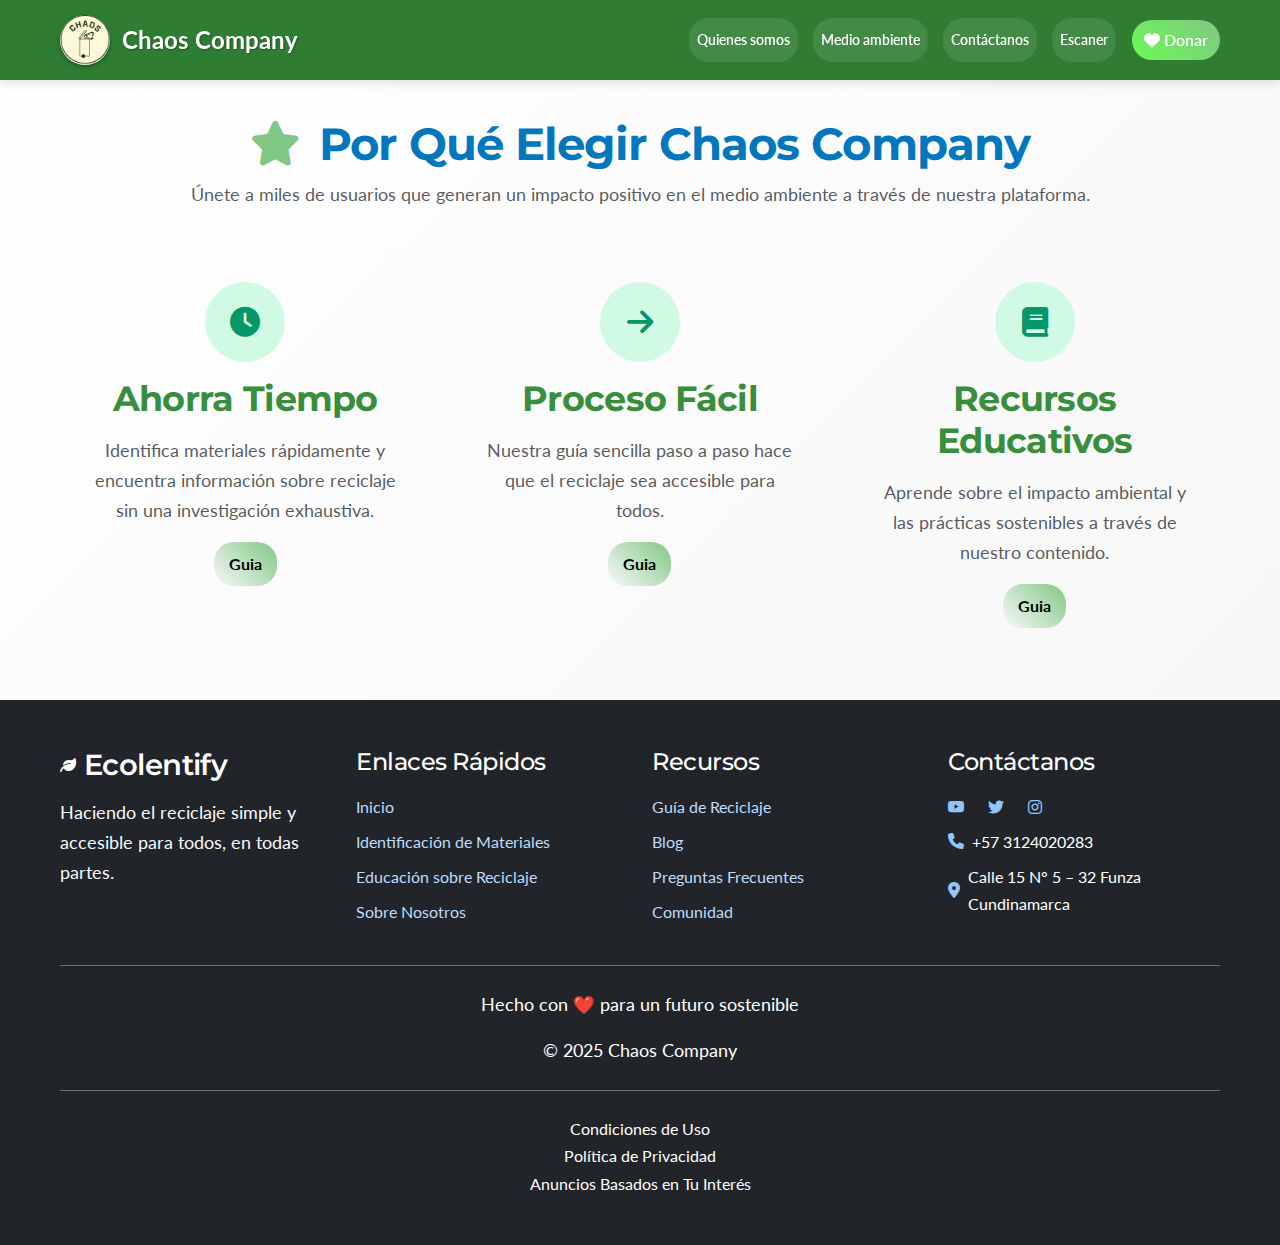
<file: Contactos.html>
<!DOCTYPE html>
<html lang="en">
<head>
    <meta charset="UTF-8">
    <meta name="viewport" content="width=device-width, initial-scale=1.0">
        <link href="https://cdn.jsdelivr.net/npm/bootstrap@5.3.0/dist/css/bootstrap.min.css" rel="stylesheet">
    <link rel="stylesheet" href="https://cdnjs.cloudflare.com/ajax/libs/font-awesome/6.0.0/css/all.min.css">
    <link rel="stylesheet" href="https://cdn.jsdelivr.net/npm/bootstrap-icons@1.13.1/font/bootstrap-icons.min.css">
    <link rel="icon" href="img/logo oscuro.jpg">
    <link rel="stylesheet" href="css/recycling.css">
    <link rel="stylesheet" href="css/style.css">
    <title>Contactanos - CHAOS COMPANY</title>
</head>     
<body>
  <nav class="navbar navbar-expand-lg fixed-top site-header">
    <div class="container">
      <a class="navbar-brand logo" href="index.html">
        <img class="cabeza" src="img/ChatGPT Image 3 oct 2025, 12_53_05 p.m..png" alt="Logo Chaos Company">
        <span class="brand">Chaos Company</span>
      </a>
      <button class="navbar-toggler" type="button" data-bs-toggle="collapse" data-bs-target="#navbarNav" aria-controls="navbarNav" aria-expanded="false" aria-label="Toggle navigation">
        <span class="navbar-toggler-icon"></span>
      </button>
      <div class="collapse navbar-collapse" id="navbarNav">
        <ul class="navbar-nav ms-auto main-nav">

          <li class="nav-item"><a class="nav-link" href="quienes-somos.html">Quienes somos</a></li>
          <li class="nav-item"><a class="nav-link" href="medio-ambiente.html">Medio ambiente</a></li>
          <li class="nav-item"><a class="nav-link" href="Contactos.html">Contáctanos</a></li>
          <li class="nav-item"><a class="nav-link" href="Educacion.html">Escaner</a></li>
        </ul>
        <div class="utils ms-3">
          <button class="btn btn-donate" data-bs-toggle="modal" data-bs-target="#donationModal">
            <i class="fas fa-heart"></i> Donar
          </button>
        </div>
      </div>
    </div>
  </nav>

<section id="education" class="py-5">
        <div class="container">
            <h2 class="text-center fw-bold mb-2"><i class="fas fa-star"></i> Por Qué Elegir Chaos Company</h2>
            <p class="text-center text-muted mb-5">Únete a miles de usuarios que generan un impacto positivo en el medio ambiente a través de nuestra plataforma.</p>
            
            <div class="row g-4">
                <!-- Feature 1 -->
                <div class="col-md-4">
                    <div class="feature-card text-center">
                        <div class="feature-icon mx-auto mb-3">
                            <i class="fa-solid fa-clock"></i>
                        </div>
                        <h3 class="fw-bold mb-3">Ahorra Tiempo</h3>
                        <p class="text-muted">Identifica materiales rápidamente y encuentra información sobre reciclaje sin una investigación exhaustiva.</p>
                         <a  class="btn btn-success"  href="img/Guia de eficiencia.docx.pdf"> Guia</a>
                    </div>
                </div>
                
                <!-- Feature 2 -->
                <div class="col-md-4">
                    <div class="feature-card text-center">
                        <div class="feature-icon mx-auto mb-3">
                            <i class="fa-solid fa-arrow-right"></i>
                        </div>
                        <h3 class="fw-bold mb-3">Proceso Fácil</h3>
                        <p class="text-muted">Nuestra guía sencilla paso a paso hace que el reciclaje sea accesible para todos.</p>
                       <a  class="btn btn-success"  href="img/Guía de fácil reciclaje.pdf"> Guia</a> 
                    </div>
                </div>
                
                <!-- Feature 3 -->
                <div class="col-md-4">
                    <div class="feature-card text-center">
                        <div class="feature-icon mx-auto mb-3">
                            <i class="fa-solid fa-book"></i>
                        </div>
                        <h3 class="fw-bold mb-3">Recursos Educativos</h3>
                        <p class="text-muted">Aprende sobre el impacto ambiental y las prácticas sostenibles a través de nuestro contenido.</p>
                       <a  class="btn btn-success"  href="img/Guia de aprendizaje.pdf"> Guia</a>  
                    </div>
                </div>
            </div>
        </div>
    </section>

    <!-- Donation Modal -->
    <div class="modal fade" id="donationModal" tabindex="-1" aria-labelledby="donationModalLabel" aria-hidden="true">
      <div class="modal-dialog modal-dialog-centered">
        <div class="modal-content">
          <div class="modal-header">
            <h5 class="modal-title" id="donationModalLabel"><i class="fas fa-hand-holding-heart"></i> Apoya Nuestra Causa</h5>
            <button type="button" class="btn-close" data-bs-dismiss="modal" aria-label="Close"></button>
          </div>
          <div class="modal-body">
            <p>Tu donación nos ayuda a continuar nuestra misión de promover la conciencia ambiental. ¡Cada contribución cuenta!</p>
            <div class="accordion" id="donationMethods">
              <!-- PayPal -->
              <div class="accordion-item">
                <h2 class="accordion-header" id="paypal-heading">
                  <button class="accordion-button" type="button" data-bs-toggle="collapse" data-bs-target="#paypal-collapse" aria-expanded="true" aria-controls="paypal-collapse">
                    <i class="fab fa-paypal me-2"></i> PayPal
                  </button>
                </h2>
                <div id="paypal-collapse" class="accordion-collapse collapse show" aria-labelledby="paypal-heading" data-bs-parent="#donationMethods">
                  <div class="accordion-body">
                    <p>Haz clic en el botón para donar de forma segura a través de PayPal.</p>
                    <a href="https://paypal.me/Davidcastiblanco34" class="btn btn-primary"><i class="fab fa-paypal"></i> Donar con PayPal</a>
                  </div>
                </div>
              </div>
              <!-- QR Code -->
              <div class="accordion-item">
                <h2 class="accordion-header" id="qr-heading">
                  <button class="accordion-button collapsed" type="button" data-bs-toggle="collapse" data-bs-target="#qr-collapse" aria-expanded="false" aria-controls="qr-collapse">
                    <i class="fas fa-qrcode me-2"></i> Código QR
                  </button>
                </h2>
                <div id="qr-collapse" class="accordion-collapse collapse" aria-labelledby="qr-heading" data-bs-parent="#donationMethods">
                  <div class="accordion-body text-center">
                    <p>Escanea este código con tu app de pagos móviles.</p>
                    <img src="img/QR.png" alt="Código QR para donación" class="img-fluid" style="max-width: 200px;">
                  </div>
                </div>
              </div>
            </div>
          </div>
        </div>
      </div>
    </div>




 <footer class="bg-dark text-white py-5">
        <div class="container">
            <div class="row g-4">
                <!-- Column 1 - Logo -->
                <div class="col-lg-3 col-md-6">
                    <div class="d-flex align-items-center mb-3">
                        <i class="fa-solid fa-leaf me-2"></i>
                        <h4 class="mb-0">Ecolentify</h4>
                    </div>
                    <p class="text-light">Haciendo el reciclaje simple y accesible para todos, en todas partes.</p>
                </div>
                
                <!-- Column 2 - Quick Links -->
                <div class="col-lg-3 col-md-6">
                    <h5 class="mb-3">Enlaces Rápidos</h5>
                    <ul class="list-unstyled footer-links">
                        <li><a href="#home">Inicio</a></li>
                        <li><a href="#identification">Identificación de Materiales</a></li>
                        <li><a href="#education">Educación sobre Reciclaje</a></li>
                        <li><a href="#about">Sobre Nosotros</a></li>
                    </ul>
                </div>
                
                <!-- Column 3 - Resources -->
                <div class="col-lg-3 col-md-6">
                    <h5 class="mb-3">Recursos</h5>
                    <ul class="list-unstyled footer-links">
                        <li><a href="#">Guía de Reciclaje</a></li>
                        <li><a href="#">Blog</a></li>
                        <li><a href="#">Preguntas Frecuentes</a></li>
                        <li><a href="#">Comunidad</a></li>
                    </ul>
                </div>
                
                <!-- Column 4 - Contact -->
                <div class="col-lg-3 col-md-6">
                    <h5 class="mb-3">Contáctanos</h5>
                    <ul class="list-unstyled footer-contact">
                        <li class="d-flex align-items-center mb-2">
                            <a href="https://www.youtube.com/@theandreswwu/videos" class="text-white me-3 social-link"><i class="bi bi-youtube"></i></a>
                            <a href="https://x.com/CHAOS_777_?t=3xqnc3635geahChL-fGJpA&s=09" class="text-white me-3 social-link"><i class="fab fa-twitter"></i></a>
                              <a href="https://www.instagram.com/chaoscompany2025?igsh=MXhxcno1OXN2bGZ2NA==" class="text-white social-link"><i class="fab fa-instagram"></i></a>
                        </li>
                        
                        <li class="d-flex align-items-center mb-2">
                            <i class="fa-solid fa-phone me-2"></i>
                            <span>+57 3124020283</span>
                        </li>
                        <li class="d-flex align-items-center">
                            <i class="fa-solid fa-location-dot me-2"></i>
                            <span>Calle 15 N° 5 – 32 Funza Cundinamarca</span>
                        </li>
                    </ul>
                </div>
            </div>
            
            <div class="border-top border-secondary pt-4 mt-4 text-center text-light">
                <p style="color: white;">Hecho con ❤️ para un futuro sostenible</p>
                <p style="color: white;" class="mb-0">© 2025 Chaos Company    </p>
            </div>

          <div class="border-top border-secondary pt-4 mt-4 text-center text-light">
                 <a href="#" class="text-white d-block footer-link" style="text-decoration: none;">Condiciones de Uso</a> 
                    <a href="#" class="text-white d-block footer-link" style="text-decoration: none;">Política de Privacidad</a>
                    <a href="#" class="text-white d-block footer-link" style="text-decoration: none;">Anuncios Basados en Tu Interés</a>    
            </div>

        </div>
    </footer>
    
    <!-- Bootstrap JS -->
    <script src="https://cdn.jsdelivr.net/npm/bootstrap@5.3.0/dist/js/bootstrap.bundle.min.js"></script>
</body>
</html>
</file>
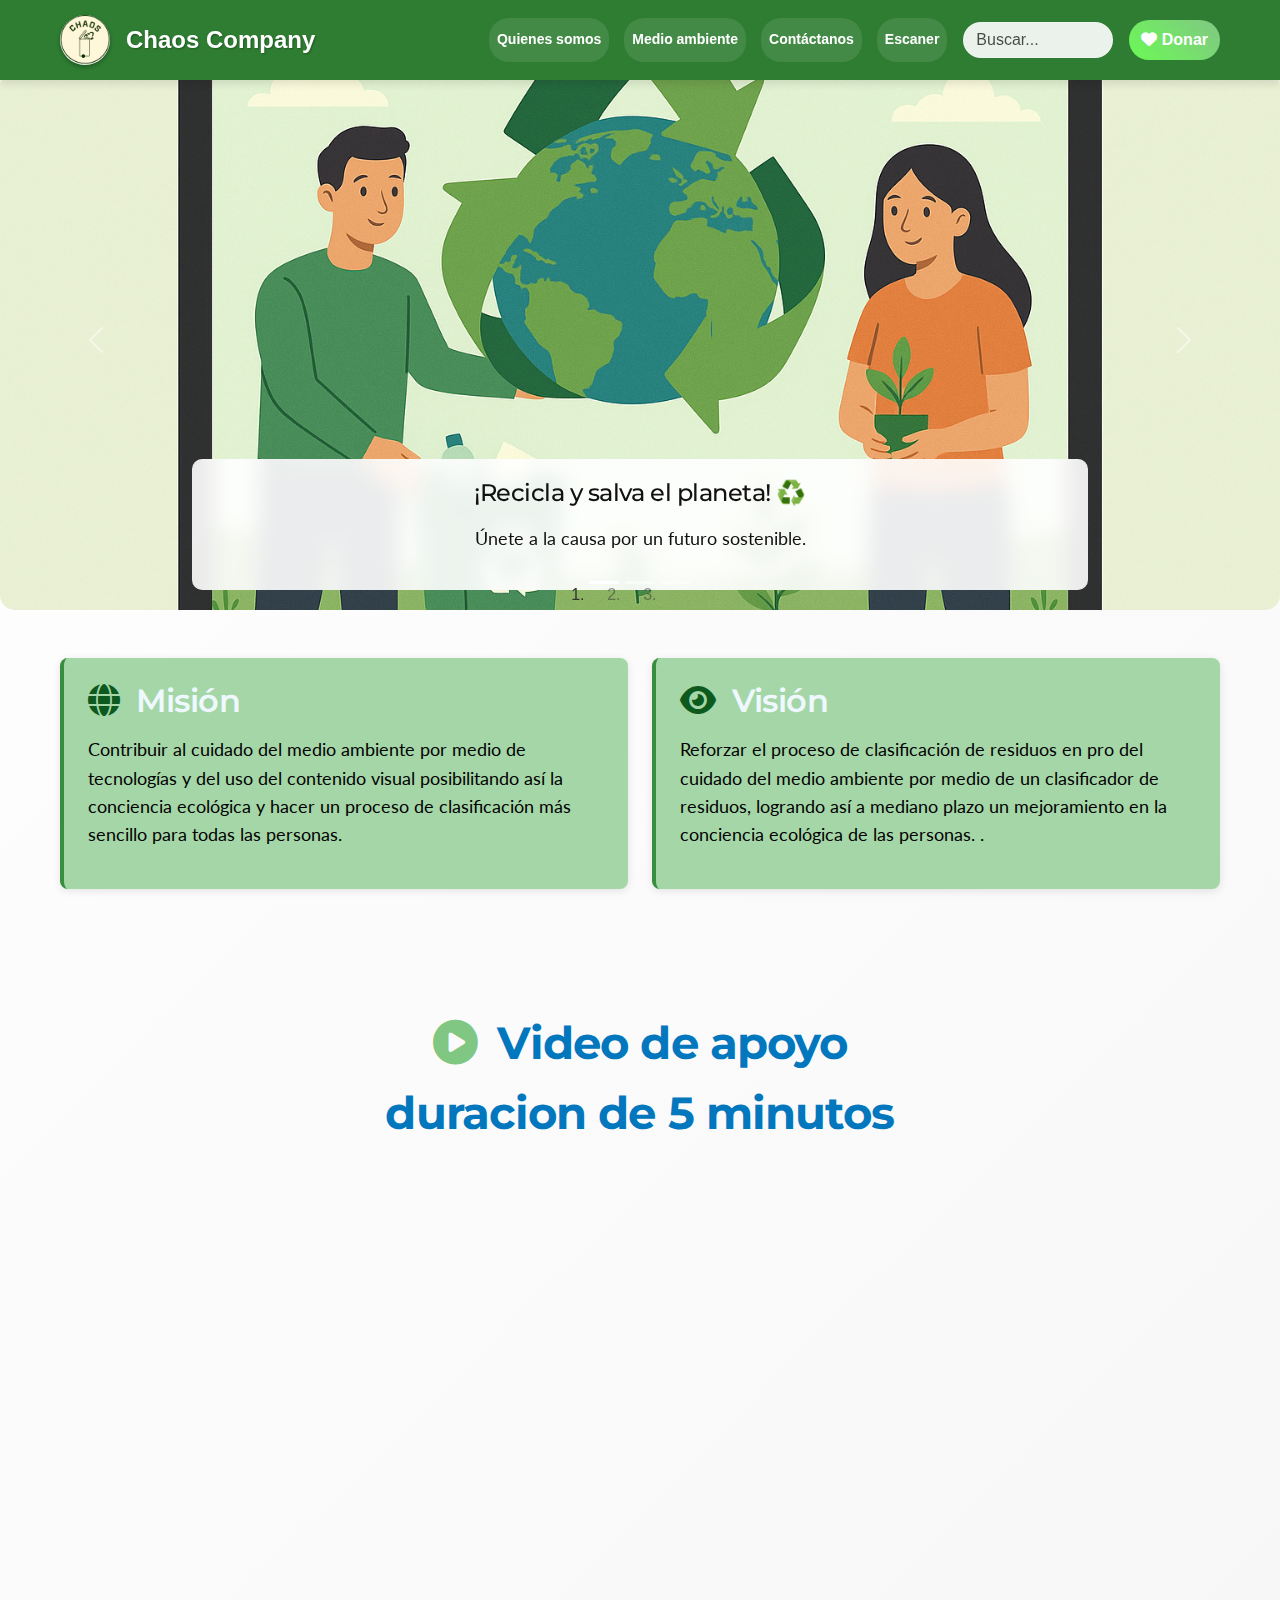
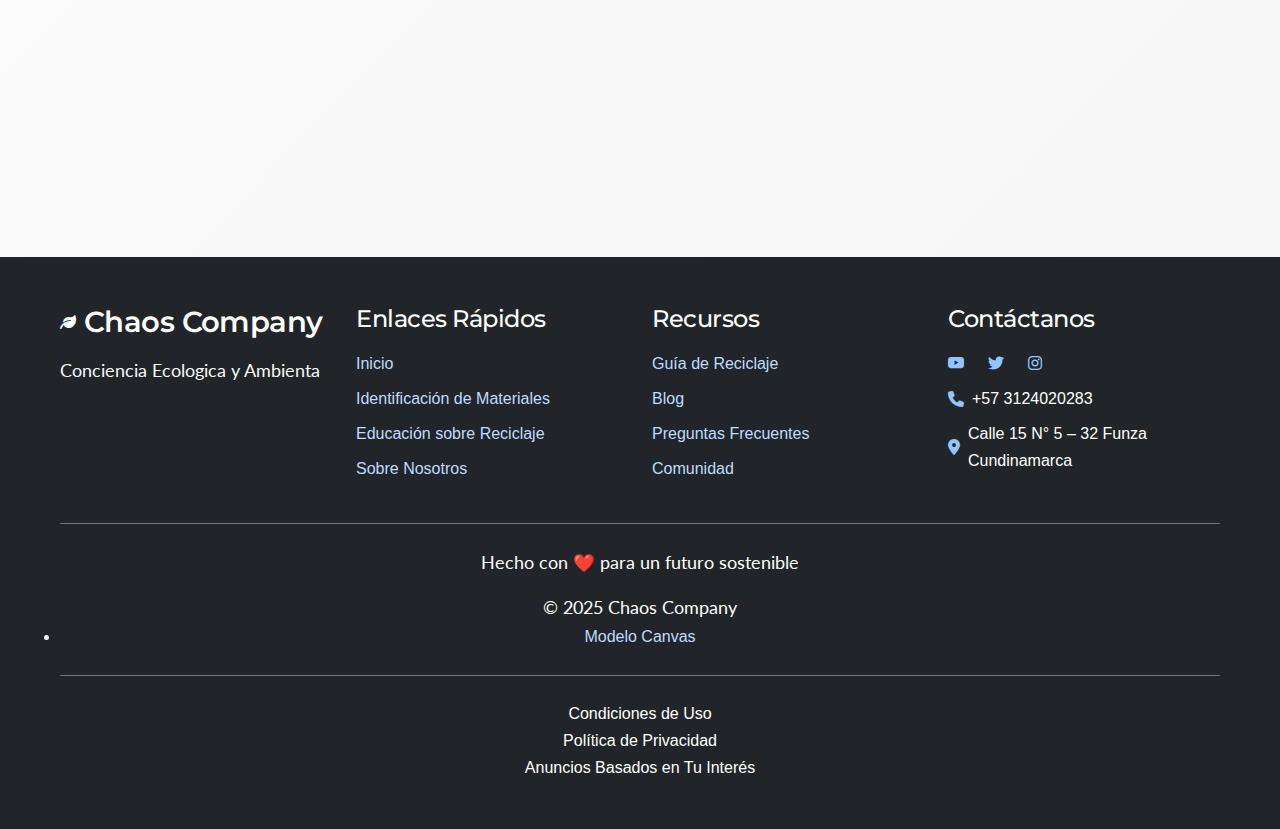
<file: index(2).html>
<!DOCTYPE html>
<html lang="es">
<head>
    <meta charset="UTF-8">
    <meta name="viewport" content="width=device-width, initial-scale=1.0">
    <title>CHAOS COMPANY </title>
    <link href="https://cdn.jsdelivr.net/npm/bootstrap@5.3.0/dist/css/bootstrap.min.css" rel="stylesheet">
    <link rel="stylesheet" href="https://cdnjs.cloudflare.com/ajax/libs/font-awesome/6.0.0/css/all.min.css">
    <link rel="stylesheet" href="https://cdn.jsdelivr.net/npm/bootstrap-icons@1.13.1/font/bootstrap-icons.min.css">
    <link rel="icon" href="img/logo oscuro.jpg">
    <link rel="stylesheet" href="css/style.css">
<link rel="stylesheet" href="css/recycling.css">
<link rel="icon" href="img/ChatGPT Image 1 oct 2025, 04_01_50 p.m..png"type="image/png">
</head>
<body>
    <!-- Header -->
    <nav class="navbar navbar-expand-lg fixed-top site-header">
      <div class="container">
              <a class="navbar-brand logo" href="https://www.canva.com/design/DAG10es_xJ4/p9MQUSlEOGgpj4ITLJ5TAQ/edit">
    <img class="cabeza" src="img/ChatGPT Image 3 oct 2025, 12_53_05 p.m..png" alt="Logo Chaos Company">

          <a class="index.html">
          <span class="brand">Chaos Company</span>
        </a>
        <button class="navbar-toggler" type="button" data-bs-toggle="collapse" data-bs-target="#navbarNav" aria-controls="navbarNav" aria-expanded="false" aria-label="Toggle navigation">
          <span class="navbar-toggler-icon"></span>
        </button>
        <div class="collapse navbar-collapse" id="navbarNav">
          <ul class="navbar-nav ms-auto main-nav">

            <li class="nav-item"><a class="nav-link" href="quienes-somos.html">Quienes somos</a></li>
            <li class="nav-item"><a class="nav-link" href="medio-ambiente.html">Medio ambiente</a></li>
            <li class="nav-item"><a class="nav-link" href="Contactos.html">Contáctanos</a></li>
            <li class="nav-item"><a class="nav-link" href="Educacion.html">Escaner</a></li>
          </ul>
          <div class="utils ms-3 d-flex align-items-center">
            <input type="text" id="searchInput" class="form-control me-2" placeholder="Buscar..." style="max-width: 150px; height: 36px;">
           
            <button class="btn btn-donate" data-bs-toggle="modal" data-bs-target="#donationModal">
              <i class="fas fa-heart"></i> Donar
            </button>
          </div>
        </div>
      </div>
    </nav>

    <!-- Carousel -->
    <section class="carousel-section">
        <div id="recyclingCarousel" class="carousel slide" data-bs-ride="carousel">
            <ol class="carousel-indicators">
                <li data-bs-target="#recyclingCarousel" data-bs-slide-to="0" class="active"></li>
                <li data-bs-target="#recyclingCarousel" data-bs-slide-to="1"></li>
                <li data-bs-target="#recyclingCarousel" data-bs-slide-to="2"></li>
            </ol>
            <div class="carousel-inner">
                <div class="carousel-item active">
                    <img src="img/ChatGPT Image 1 oct 2025, 03_14_42 p.m..png" class="d-block w-100" alt="Persona reciclando">
                    <div class="carousel-caption d-none d-md-block">
                        <h5 style="color: #111;">¡Recicla y salva el planeta! ♻️</h5>
                        <p style="color: #111;">Únete a la causa por un futuro sostenible.</p>
                    </div>
                </div>
                <div class="carousel-item">
                    <img src="img/ChatGPT Image 1 oct 2025, 04_01_50 p.m..png"class="d-block w-100" alt="Diversidad en reciclaje">
                    <div class="carousel-caption d-none d-md-block">
                        <h5 style="color: #111;">Diversidad en acción ♻️</h5>
                        <p style="color: #111;">Todos podemos contribuir al medio ambiente.</p>
                    </div>
                </div>
                <div class="carousel-item">
                    <img src="img/ChatGPT Image 1 oct 2025, 03_40_12 p.m..png" class="d-block w-100" alt="Inspiración ambiental">
                    <div class="carousel-caption d-none d-md-block">
                        <h5 style="color: #111;">Inspira y actúa 🌿</h5>
                        <p style="color: #111;">Cada pequeño gesto cuenta para un cambio grande.</p>
                    </div>
                </div>
            </div>
            <button class="carousel-control-prev" type="button" data-bs-target="#recyclingCarousel" data-bs-slide="prev">
                <span class="carousel-control-prev-icon"></span>
            </button>
            <button class="carousel-control-next" type="button" data-bs-target="#recyclingCarousel" data-bs-slide="next">
                <span class="carousel-control-next-icon"></span>
            </button>
        </div>
    </section>

    <!-- Mission and Vision -->
    <section class="container my-5">
        <div class="row">
            <div class="col-md-6">
                <div class="rounded-box bg-light-green p-4">
                    <h3 style="color: aliceblue;"><i class="fas fa-globe"></i> Misión</h3>
                    <p>Contribuir al cuidado del medio ambiente por medio de tecnologías y del uso del contenido visual posibilitando así la conciencia ecológica y hacer un proceso de clasificación más sencillo para todas las personas. </p>
                </div>
            </div>
            <div class="col-md-6">
                <div class="rounded-box bg-light-green p-4">
                    <h3 style="color: aliceblue;"><i class="fas fa-eye"></i> Visión</h3>
                    <p>Reforzar el proceso de clasificación de residuos en pro  del cuidado del medio ambiente por medio de un clasificador de residuos, logrando así a mediano plazo un mejoramiento en la conciencia ecológica de las personas. 
.</p>
                </div>
            </div>
        </div>
    </section>

    <!-- Video Embed -->
    <section class="container my-5">
        <h2 class="text-center"><i class="fas fa-play-circle"></i> Video de apoyo</h2>
        <h2 class="text-center">duracion de 5 minutos</h2>
        <div class="ratio ratio-16x9">
        <iframe width="560" height="315" src="https://www.youtube.com/embed/VXPLOq92kHI?si=iX0xH1U4tmOw5isb" title="YouTube video player" frameborder="0" allow="accelerometer; autoplay; clipboard-write; encrypted-media; gyroscope; picture-in-picture; web-share" referrerpolicy="strict-origin-when-cross-origin" allowfullscreen></iframe>
        </div>
    </section>

    <!-- Donation Modal -->
    <div class="modal fade" id="donationModal" tabindex="-1" aria-labelledby="donationModalLabel" aria-hidden="true">
      <div class="modal-dialog modal-dialog-centered">
        <div class="modal-content">
          <div class="modal-header">
            <h5 class="modal-title" id="donationModalLabel"><i class="fas fa-hand-holding-heart"></i> Apoya Nuestra Causa</h5>
            <button type="button" class="btn-close" data-bs-dismiss="modal" aria-label="Close"></button>
          </div>
          <div class="modal-body">
            <p>Tu donación nos ayuda a continuar nuestra misión de promover la conciencia ambiental. ¡Cada contribución cuenta!</p>
            <div class="accordion" id="donationMethods">
              <!-- PayPal -->
              <div class="accordion-item">
                <h2 class="accordion-header" id="paypal-heading">
                  <button class="accordion-button" type="button" data-bs-toggle="collapse" data-bs-target="#paypal-collapse" aria-expanded="true" aria-controls="paypal-collapse">
                    <i class="fab fa-paypal me-2"></i> PayPal
                  </button>
                </h2>
                <div id="paypal-collapse" class="accordion-collapse collapse show" aria-labelledby="paypal-heading" data-bs-parent="#donationMethods">
                  <div class="accordion-body">
                    <p>Haz clic en el botón para donar de forma segura a través de PayPal.</p>
                    <a href="https://paypal.me/Davidcastiblanco34" class="btn btn-primary"><i class="fab fa-paypal"></i> Donar con PayPal</a>
                  </div>
                </div>
              </div>
              <!-- QR Code -->
              <div class="accordion-item">
                <h2 class="accordion-header" id="qr-heading">
                  <button class="accordion-button collapsed" type="button" data-bs-toggle="collapse" data-bs-target="#qr-collapse" aria-expanded="false" aria-controls="qr-collapse">
                    <i class="fas fa-qrcode me-2"></i> Código QR
                  </button>
                </h2>
                <div id="qr-collapse" class="accordion-collapse collapse" aria-labelledby="qr-heading" data-bs-parent="#donationMethods">
                  <div class="accordion-body text-center">
                    <p>Escanea este código con tu app de pagos móviles.</p>
                    <img src="img/QR.png" alt="Código QR para donación" class="img-fluid" style="max-width: 200px;">
                  </div>
                </div>
              </div>
            </div>
          </div>
        </div>
      </div>
    </div>

    <!-- Footer -->
  
 <footer class="bg-dark text-white py-5">
        <div class="container">
            <div class="row g-4">
                <!-- Column 1 - Logo -->
                <div class="col-lg-3 col-md-6">
                    <div class="d-flex align-items-center mb-3">
                        <i class="fa-solid fa-leaf me-2"></i>
                        <h4 class="mb-0">Chaos Company</h4>
                    </div>
                    <p class="text-light">Conciencia Ecologica y Ambienta</p>
                </div>
                
                <!-- Column 2 - Quick Links -->
                <div class="col-lg-3 col-md-6">
                    <h5 class="mb-3">Enlaces Rápidos</h5>
                    <ul class="list-unstyled footer-links">
                        <li><a href="index.html">Inicio</a></li>
                        <li><a href="Educacion.html">Identificación de Materiales</a></li>
                        <li><a href="medio-ambiente.html">Educación sobre Reciclaje</a></li>
                        <li><a href="quienes-somos.html">Sobre Nosotros</a></li>
                    </ul>
                </div>
                
                <!-- Column 3 - Resources -->
                <div class="col-lg-3 col-md-6">
                    <h5 class="mb-3">Recursos</h5>
                    <ul class="list-unstyled footer-links">
                        <li><a href="">Guía de Reciclaje</a></li>
                        <li><a href="#">Blog</a></li>
                        <li><a href="#">Preguntas Frecuentes</a></li>
                        <li><a href="#">Comunidad</a></li>
                    </ul>
                </div>
                
                <!-- Column 4 - Contact -->
                <div class="col-lg-3 col-md-6">
                    <h5 class="mb-3">Contáctanos</h5>
                    <ul class="list-unstyled footer-contact">
                        <li class="d-flex align-items-center mb-2">
                            <a href="https://www.youtube.com/@theandreswwu/videos" class="text-white me-3 social-link"><i class="bi bi-youtube"></i></a>
                            <a href="https://x.com/CHAOS_777_?t=3xqnc3635geahChL-fGJpA&s=09" class="text-white me-3 social-link"><i class="fab fa-twitter"></i></a>
                              <a href="https://www.instagram.com/chaoscompany2025?igsh=MXhxcno1OXN2bGZ2NA==" class="text-white social-link"><i class="fab fa-instagram"></i></a>
                        </li>
                        
                        <li class="d-flex align-items-center mb-2">
                            <i class="fa-solid fa-phone me-2"></i>
                            <span>+57 3124020283</span>
                        </li>
                        <li class="d-flex align-items-center">
                            <i class="fa-solid fa-location-dot me-2"></i>
                            <span>Calle 15 N° 5 – 32 Funza Cundinamarca</span>
                        </li>
                    </ul>
                </div>
            </div>
            
            <div class="border-top border-secondary pt-4 mt-4 text-center text-light">
                <p style="color: white;">Hecho con ❤️ para un futuro sostenible</p>
                <p style="color: white;" class="mb-0">© 2025 Chaos Company    </p>
                <li><a href="Canvas/index.html">Modelo Canvas</a></li>
            </div>

          <div class="border-top border-secondary pt-4 mt-4 text-center text-light">
                 <a href="#" class="text-white d-block footer-link" style="text-decoration: none;">Condiciones de Uso</a> 
                    <a href="#" class="text-white d-block footer-link" style="text-decoration: none;">Política de Privacidad</a>
                    <a href="#" class="text-white d-block footer-link" style="text-decoration: none;">Anuncios Basados en Tu Interés</a>    
            </div>

        </div>
    </footer>

    <!-- Bootstrap JS -->
    <script src="https://cdn.jsdelivr.net/npm/bootstrap@5.3.0/dist/js/bootstrap.bundle.min.js"></script>
    <script src="js/script.js"></script>
    <script>
        document.getElementById('searchBtn').addEventListener('click', function() {
            const query = document.getElementById('searchInput').value.toLowerCase().trim();
            if (query) {
                let redirectUrl = null;
                if (query.includes('reciclar') || query.includes('educacion') || query.includes('escaner') || query.includes('arduino')) {
                    redirectUrl = 'Educacion.html';
                } else if (query.includes('quienes') || query.includes('nosotros') || query.includes('equipo') || query.includes('compania')) {
                    redirectUrl = 'quienes-somos.html';
                } else if (query.includes('medio ambiente') || query.includes('ambiente') || query.includes('noticias')) {
                    redirectUrl = 'medio-ambiente.html';
                } else if (query.includes('contacto') || query.includes('contactanos') || query.includes('telefono')) {
                    redirectUrl = 'Contactos.html';
                } else if (query.includes('inicio') || query.includes('home')) {
                    redirectUrl = 'index.html';
                }
                if (redirectUrl) {
                    window.location.href = redirectUrl;
                } else {
                    alert('No se encontraron resultados para: ' + query + '. Prueba con palabras como "reciclar", "quienes somos", "medio ambiente" o "contactos".');
                }
            }
        });

        document.getElementById('searchInput').addEventListener('keypress', function(e) {
            if (e.key === 'Enter') {
                document.getElementById('searchBtn').click();
            }
        });
    </script>
</body>

</html>
</file>
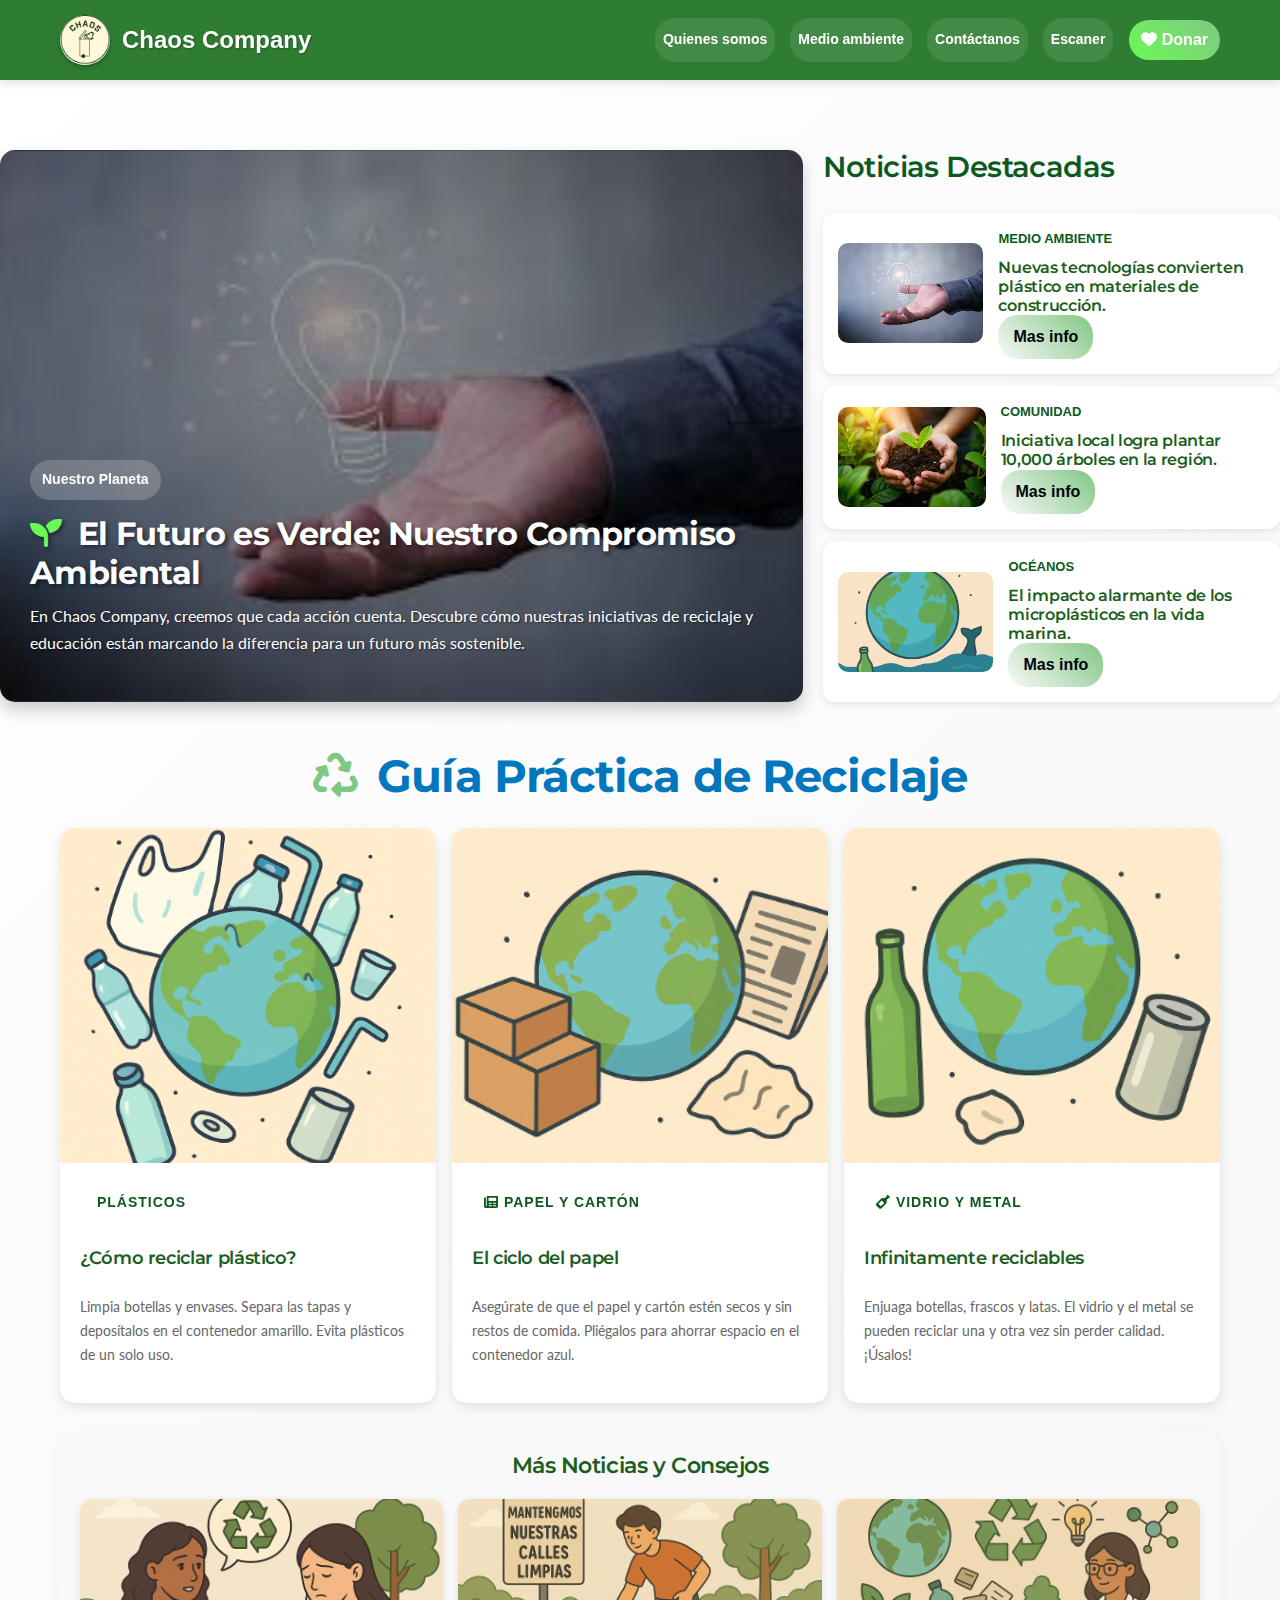
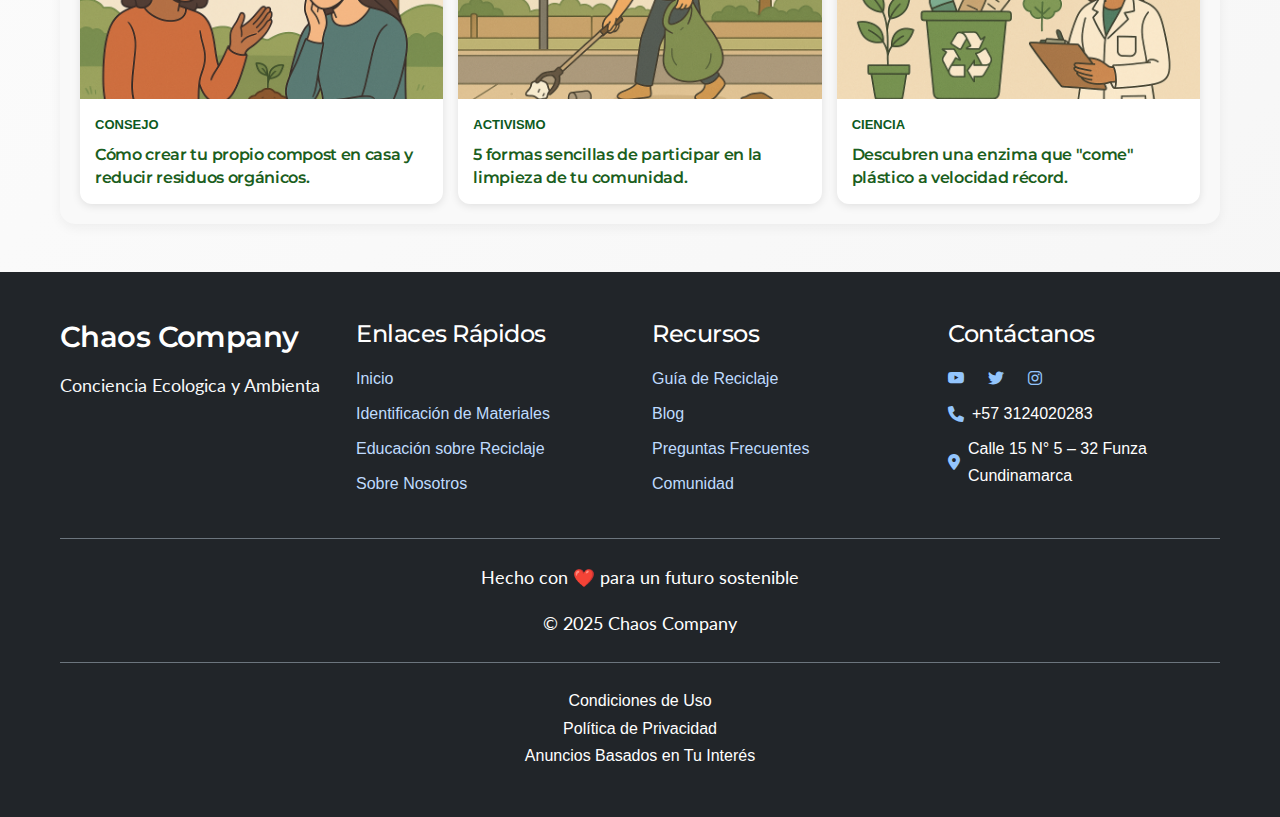
<file: medio-ambiente.html>
<!DOCTYPE html>
<html lang="es">
<head>
    <meta charset="UTF-8">
    <meta name="viewport" content="width=device-width, initial-scale=1.0">
    <title>Medio Ambiente - CHAOS COMPANY</title>
    <!-- Bootstrap CSS -->
    <link href="https://cdn.jsdelivr.net/npm/bootstrap@5.3.0/dist/css/bootstrap.min.css" rel="stylesheet">
    <!-- Font Awesome for icons -->
    <link rel="stylesheet" href="https://cdnjs.cloudflare.com/ajax/libs/font-awesome/6.0.0/css/all.min.css">
    <link rel="stylesheet" href="https://cdn.jsdelivr.net/npm/bootstrap-icons@1.13.1/font/bootstrap-icons.min.css">
    <link rel="icon" href="img/logo oscuro.jpg">
    <link rel="stylesheet" href="css/style.css">
    <link rel="stylesheet" href="css/recycling.css">
    <link rel="icon" href="img/ChatGPT Image 1 oct 2025, 04_01_50 p.m..png">

</head>
<body>
<div class="content-wrapper">
   <nav class="navbar navbar-expand-lg fixed-top site-header" id="mainNav">
     <div class="container">
       <a class="navbar-brand logo" href="index.html">
         <img class="cabeza" src="img/ChatGPT Image 3 oct 2025, 12_53_05 p.m..png" alt="Logo Chaos Company">
         <span class="brand">Chaos Company</span>
       </a>
       <button class="navbar-toggler" type="button" data-bs-toggle="collapse" data-bs-target="#navbarNav" aria-controls="navbarNav" aria-expanded="false" aria-label="Toggle navigation">
         <span class="navbar-toggler-icon"></span>
       </button>
       <div class="collapse navbar-collapse" id="navbarNav">
         <ul class="navbar-nav ms-auto main-nav">

           <li class="nav-item"><a class="nav-link" href="quienes-somos.html">Quienes somos</a></li>
           <li class="nav-item"><a class="nav-link" href="medio-ambiente.html">Medio ambiente</a></li>
           <li class="nav-item"><a class="nav-link" href="Contactos.html">Contáctanos</a></li>
           <li class="nav-item"><a class="nav-link" href="Educacion.html">Escaner</a></li>
         </ul>
         <div class="utils ms-3">
           <button class="btn btn-donate" data-bs-toggle="modal" data-bs-target="#donationModal">
             <i class="fas fa-heart"></i> Donar
           </button>
         </div>
       </div>
     </div>
   </nav>
    <!-- Hero Section -->
    <section class="hero" style="margin-top: 80px;">
      <article class="hero-card" style="background: linear-gradient(rgba(0,0,0,0.4), rgba(0,0,0,0.4)), url('/img/innovacion.jpeg') center/cover;">
        <div>
          <div class="kicker">Nuestro Planeta</div>
          <h1 style="color: white;"><i class="fas fa-seedling"></i> El Futuro es Verde: Nuestro Compromiso Ambiental</h1>
          <p style="color: white;">En Chaos Company, creemos que cada acción cuenta. Descubre cómo nuestras iniciativas de reciclaje y educación están marcando la diferencia para un futuro más sostenible.</p>
        </div>
      </article>


      <aside class="side-list">
        <h4 class="mb-3">Noticias Destacadas</h4>
        <div class="side-item">
  <img style="width: 145px;" src="img/innovacion.jpeg" alt="Innovación en reciclaje de plástico">
  <div>
    <div class="meta">Medio ambiente</div>
    <h4>Nuevas tecnologías convierten plástico en materiales de construcción.</h4>
<button id="medio_ambiente" type="button" class="btn btn-outline-success">Mas info</button>    
  </div>
  
</div>

        <div class="side-item">
          <img src="img/reforestacion.jpeg" alt="Reforestación">
          <div>
            <div class="meta">Comunidad</div>
            <h4>Iniciativa local logra plantar 10,000 árboles en la región.</h4>
            <button id="comunidad" type="button" class="btn btn-outline-success">Mas info</button>
          </div>
        </div>
        <div class="side-item">
          <img style="width: 295px;" src="img/ChatGPT Image 3 oct 2025, 19_56_01.png" alt="Océanos limpios">
          <div>
            <div class="meta">Océanos</div>
            <h4>El impacto alarmante de los microplásticos en la vida marina.</h4>
            <button id="oceanos" type="button" class="btn btn-outline-success">Mas info</button>
          </div>
        </div>
      </aside>
    </section>

    <section class="container my-5">
        <h2 class="text-center mb-4"><i class="fas fa-recycle"></i> Guía Práctica de Reciclaje</h2>
    <section class="grid">
      <article class="card">
        <div class="thumb" style="background-image: url('/img/plasticos.png'); height: 335px;"></div>
        <div class="content">
          <div class="kicker"><i class="fas fa-bottle-water"></i> Plásticos</div>
          <h3>¿Cómo reciclar plástico?</h3>
          <p>Limpia botellas y envases. Separa las tapas y deposítalos en el contenedor amarillo. Evita plásticos de un solo uso.</p>
        </div>
      </article>


      <article class="card">
        <div class="thumb" style= "background-image: url('/img/carton\ papel.png'); height: 335px;"></div>
        <div class="content">
          <div class="kicker"><i class="fas fa-newspaper"></i> Papel y Cartón</div>
          <h3>El ciclo del papel</h3>
          <p>Asegúrate de que el papel y cartón estén secos y sin restos de comida. Pliégalos para ahorrar espacio en el contenedor azul.</p>
        </div>
      </article>
      <article class="card">
        <div class="thumb" style="background-image: url('/img/Basureroproyecto.png'); height: 335px;"></div>
        <div class="content">
          <div class="kicker"><i class="fas fa-wine-bottle"></i> Vidrio y Metal</div>
          <h3>Infinitamente reciclables</h3>
          <p>Enjuaga botellas, frascos y latas. El vidrio y el metal se pueden reciclar una y otra vez sin perder calidad. ¡Úsalos!</p>
        </div>
      </article>
    </section>


    <section class="more">
      <h3 class="text-center">Más Noticias y Consejos</h3>
      <div class="more-grid">
        <div class="more-item">
          <img src="img/ChatGPT Image 20 oct 2025, 10_15_33 a.m..png" alt="Compost casero">
          <div class="more-content">
            <div class="meta">Consejo</div>
            <h4>Cómo crear tu propio compost en casa y reducir residuos orgánicos.</h4>
          </div>
        </div>
        <div class="more-item">
          <img src="img/ChatGPT Image 20 oct 2025, 10_45_16 a.m..png" alt="Limpieza comunitaria">
          <div class="more-content">
            <div class="meta">Activismo</div>
            <h4>5 formas sencillas de participar en la limpieza de tu comunidad.</h4>
          </div>
        </div>
        <div class="more-item">
          <img src="img/ChatGPT Image 20 oct 2025, 10_45_12 a.m..png" alt="Enzima que come plástico">
          <div class="more-content">
            <div class="meta">Ciencia</div>
            <h4>Descubren una enzima que "come" plástico a velocidad récord.</h4>
          </div>
        </div>
      </div>
    </section>

    <!-- Donation Modal -->
    <div class="modal fade" id="donationModal" tabindex="-1" aria-labelledby="donationModalLabel" aria-hidden="true">
      <div class="modal-dialog modal-dialog-centered">
        <div class="modal-content">
          <div class="modal-header">
            <h5 class="modal-title" id="donationModalLabel"><i class="fas fa-hand-holding-heart"></i> Apoya Nuestra Causa</h5>
            <button type="button" class="btn-close" data-bs-dismiss="modal" aria-label="Close"></button>
          </div>
          <div class="modal-body">
            <p>Tu donación nos ayuda a continuar nuestra misión de promover la conciencia ambiental. ¡Cada contribución cuenta!</p>
            <div class="accordion" id="donationMethods">
              <!-- PayPal -->
              <div class="accordion-item">
                <h2 class="accordion-header" id="paypal-heading">
                  <button class="accordion-button" type="button" data-bs-toggle="collapse" data-bs-target="#paypal-collapse" aria-expanded="true" aria-controls="paypal-collapse">
                    <i class="fab fa-paypal me-2"></i> PayPal
                  </button>
                </h2>
                <div id="paypal-collapse" class="accordion-collapse collapse show" aria-labelledby="paypal-heading" data-bs-parent="#donationMethods">
                  <div class="accordion-body">
                    <p>Haz clic en el botón para donar de forma segura a través de PayPal.</p>
                    <a href="https://paypal.me/Davidcastiblanco34" class="btn btn-primary"><i class="fab fa-paypal"></i> Donar con PayPal</a>
                  </div>
                </div>
              </div>
              <!-- QR Code -->
              <div class="accordion-item">
                <h2 class="accordion-header" id="qr-heading">
                  <button class="accordion-button collapsed" type="button" data-bs-toggle="collapse" data-bs-target="#qr-collapse" aria-expanded="false" aria-controls="qr-collapse">
                    <i class="fas fa-qrcode me-2"></i> Código QR
                  </button>
                </h2>
                <div id="qr-collapse" class="accordion-collapse collapse" aria-labelledby="qr-heading" data-bs-parent="#donationMethods">
                  <div class="accordion-body text-center">
                    <p>Escanea este código con tu app de pagos móviles.</p>
                    <img src="img/QR.png" alt="Código QR para donación" class="img-fluid" style="max-width: 200px;">
                  </div>
                </div>
              </div>
            </div>
          </div>
        </div>
      </div>
    </div>
</div>

  <footer class="bg-dark text-white py-5">
        <div class="container">
            <div class="row g-4">
                <!-- Column 1 - Logo -->
                <div class="col-lg-3 col-md-6">
                    <div class="d-flex align-items-center mb-3">
                       
                        <h4 class="mb-0">Chaos Company</h4>
                    </div>
                    <p class="text-light">Conciencia Ecologica y Ambienta</p>
                </div>
                
                <!-- Column 2 - Quick Links -->
                <div class="col-lg-3 col-md-6">
                    <h5 class="mb-3">Enlaces Rápidos</h5>
                    <ul class="list-unstyled footer-links">
                        <li><a href="#home">Inicio</a></li>
                        <li><a href="#identification">Identificación de Materiales</a></li>
                        <li><a href="#education">Educación sobre Reciclaje</a></li>
                        <li><a href="#about">Sobre Nosotros</a></li>
                    </ul>
                </div>
                
                <!-- Column 3 - Resources -->
                <div class="col-lg-3 col-md-6">
                    <h5 class="mb-3">Recursos</h5>
                    <ul class="list-unstyled footer-links">
                        <li><a href="#">Guía de Reciclaje</a></li>
                        <li><a href="#">Blog</a></li>
                        <li><a href="#">Preguntas Frecuentes</a></li>
                        <li><a href="#">Comunidad</a></li>
                    </ul>
                </div>
                
                <!-- Column 4 - Contact -->
                <div class="col-lg-3 col-md-6">
                    <h5 class="mb-3">Contáctanos</h5>
                    <ul class="list-unstyled footer-contact">
                        <li class="d-flex align-items-center mb-2">
                            <a href="https://www.youtube.com/@theandreswwu/videos" class="text-white me-3 social-link"><i class="bi bi-youtube"></i></a>
                            <a href="https://x.com/CHAOS_777_?t=3xqnc3635geahChL-fGJpA&s=09" class="text-white me-3 social-link"><i class="fab fa-twitter"></i></a>
                              <a href="https://www.instagram.com/chaoscompany2025?igsh=MXhxcno1OXN2bGZ2NA==" class="text-white social-link"><i class="fab fa-instagram"></i></a>
                        </li>
                        
                        <li class="d-flex align-items-center mb-2">
                            <i class="fa-solid fa-phone me-2"></i>
                            <span>+57 3124020283</span>
                        </li>
                        <li class="d-flex align-items-center">
                            <i class="fa-solid fa-location-dot me-2"></i>
                            <span>Calle 15 N° 5 – 32 Funza Cundinamarca</span>
                        </li>
                    </ul>
                </div>
            </div>
            
            <div class="border-top border-secondary pt-4 mt-4 text-center text-light">
                <p style="color: white;">Hecho con ❤️ para un futuro sostenible</p>
                <p style="color: white;" class="mb-0">© 2025 Chaos Company    </p>
            </div>

          <div class="border-top border-secondary pt-4 mt-4 text-center text-light">
                 <a href="#" class="text-white d-block footer-link" style="text-decoration: none;">Condiciones de Uso</a> 
                    <a href="#" class="text-white d-block footer-link" style="text-decoration: none;">Política de Privacidad</a>
                    <a href="#" class="text-white d-block footer-link" style="text-decoration: none;">Anuncios Basados en Tu Interés</a>    
            </div>

        </div>
    </footer>
    <!-- Bootstrap JS -->
    <script src="https://cdn.jsdelivr.net/npm/bootstrap@5.3.0/dist/js/bootstrap.bundle.min.js"></script>
    <script src="js/script.js"></script>
    
</body>

</html>
</file>
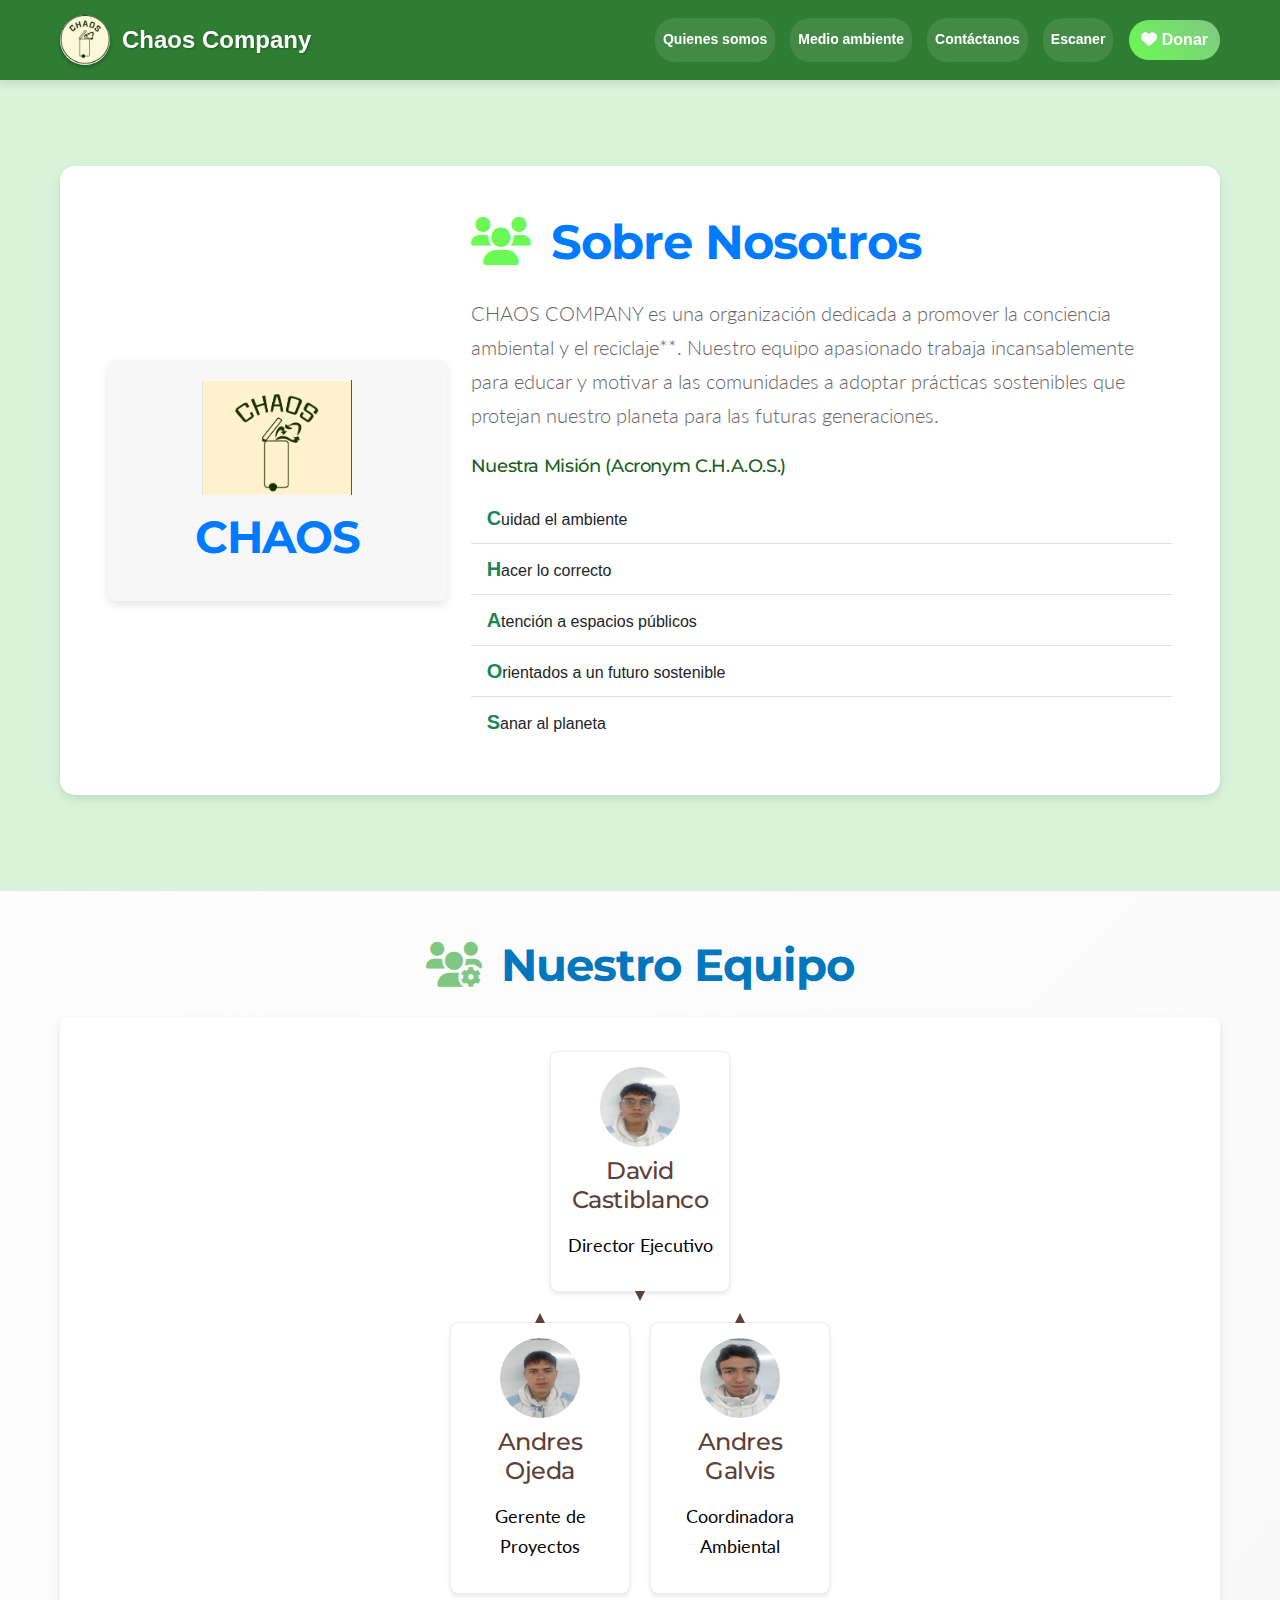
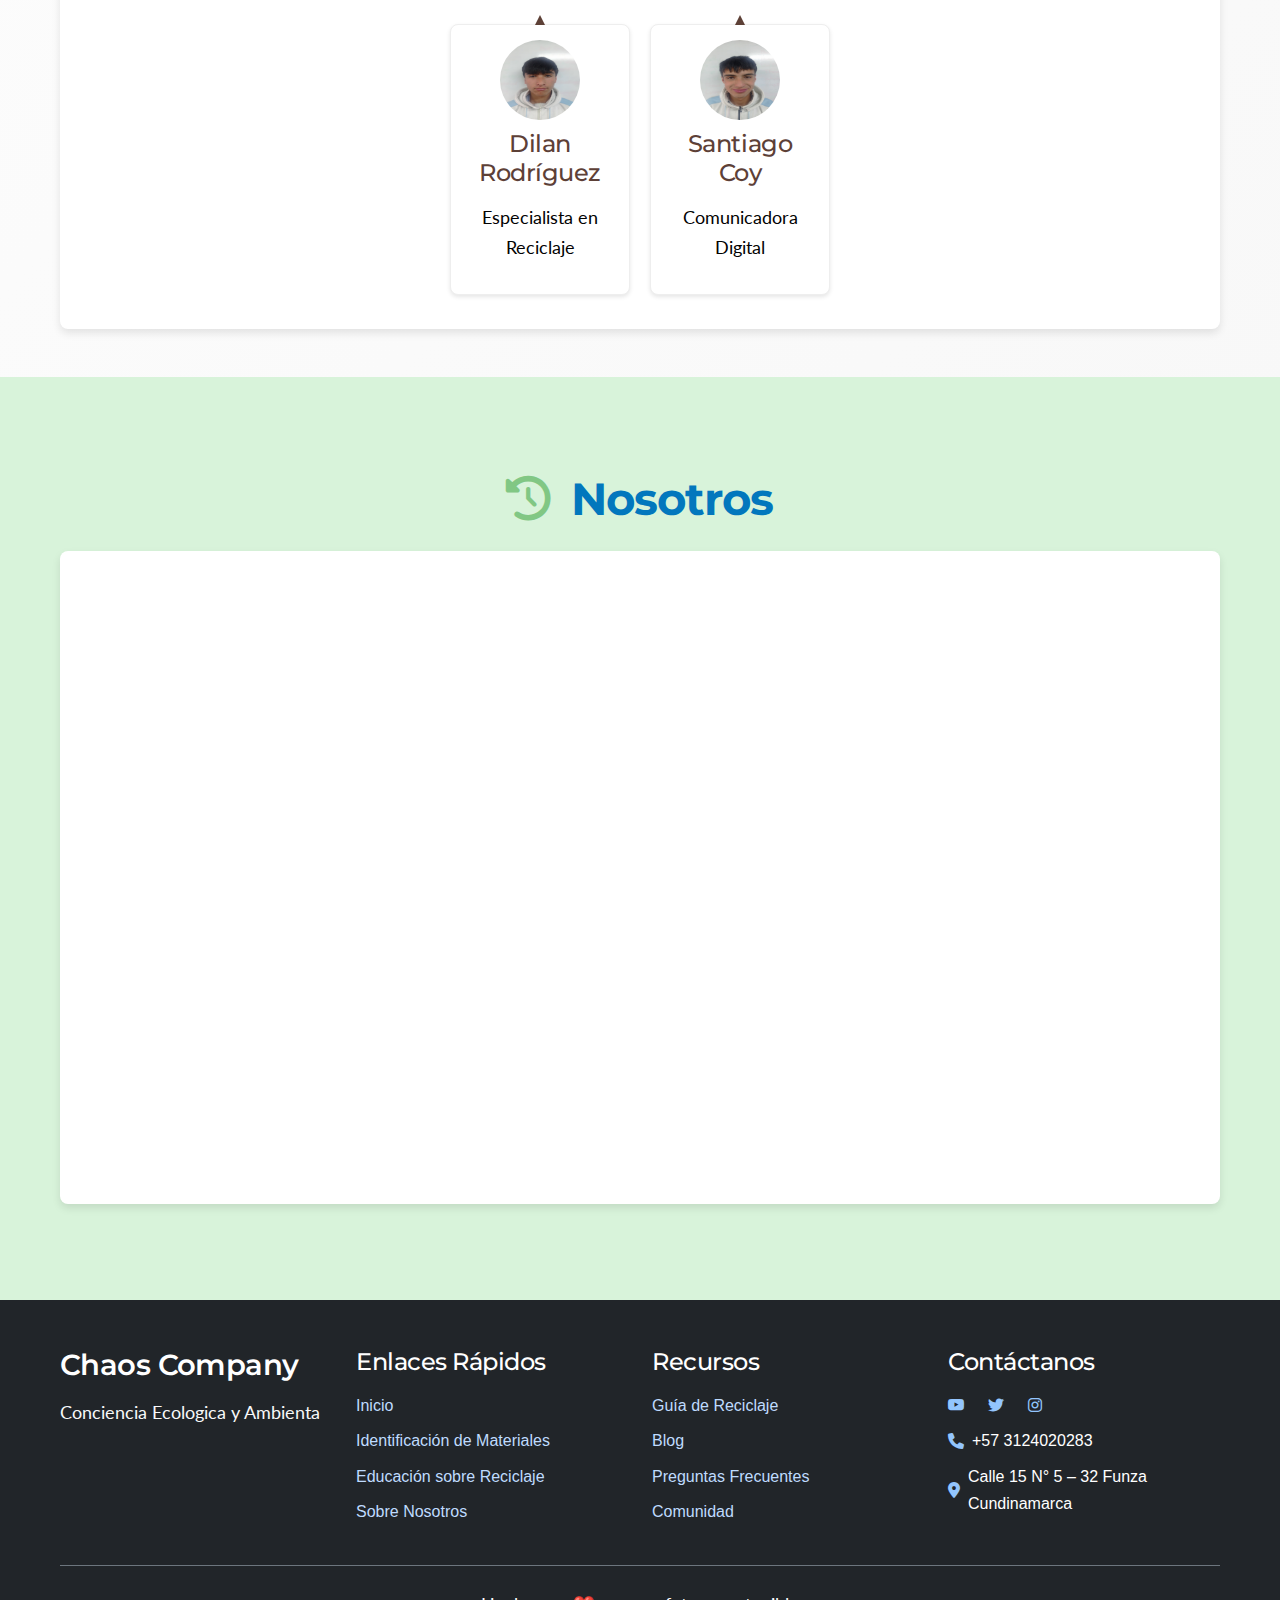
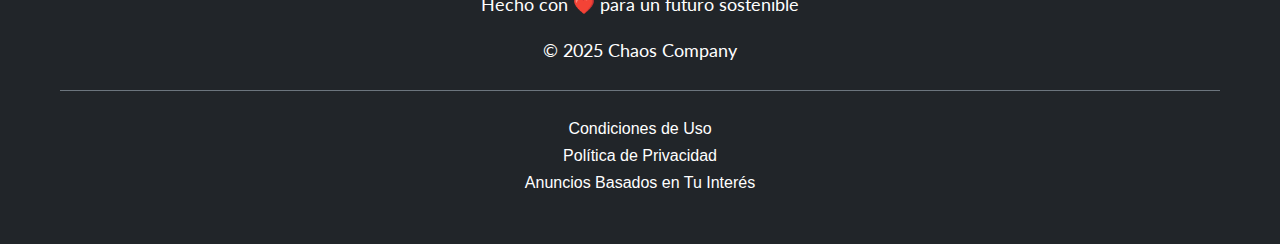
<file: quienes-somos.html>
<!DOCTYPE html>
<html lang="es">
<head>
    <meta charset="UTF-8">
    <meta name="viewport" content="width=device-width, initial-scale=1.0">
    <title>Quienes Somos - CHAOS COMPANY</title>
    <link href="https://cdn.jsdelivr.net/npm/bootstrap@5.3.0/dist/css/bootstrap.min.css" rel="stylesheet">
    <link rel="stylesheet" href="https://cdnjs.cloudflare.com/ajax/libs/font-awesome/6.0.0/css/all.min.css">
    <link rel="stylesheet" href="https://cdn.jsdelivr.net/npm/bootstrap-icons@1.13.1/font/bootstrap-icons.min.css">
    <link rel="icon" href="img/logo oscuro.jpg">
    <link rel="stylesheet" href="css/style.css">
    <link rel="stylesheet" href="css/recycling.css">
    <link rel="icon" href="img/ChatGPT Image 1 oct 2025, 04_01_50 p.m..png">
    
    <style>
        .custom-card {
            border: none; 
            /* Sombra principal de las tarjetas */
            box-shadow: 0 4px 8px rgba(0,0,0,0.1); 
        }
        .custom-bg-lightgreen {
            /* Color de fondo verde claro */
            background-color: #d8f3da; 
        }
        .text-chaos-blue {
            color: #007bff; /* Un azul estándar de Bootstrap para el contraste */
        }
        .chaos-logo-container {
            background-color: #f7f7f7;
            padding: 20px;
            border-radius: 8px;
            text-align: center;
            /* Sombra para el contenedor del logo */
            box-shadow: 0 4px 8px rgba(0,0,0,0.1); 
        }

        /* Estilos para Organigrama */
        .org-chart-container {
            /* Tarjeta principal del organigrama (color blanco en HTML) */
            background-color: #fff; 
            padding: 20px;
            border-radius: 8px;
            box-shadow: 0 4px 8px rgba(0,0,0,0.1); 
        }
        
        .org-chart {
            display: flex;
            flex-direction: column;
            align-items: center;
            text-align: center;
        }
        .org-level {
            display: flex;
            justify-content: center;
            flex-wrap: wrap;
        }
        .org-member {
            transition: transform 0.3s ease, box-shadow 0.3s ease; 
            padding: 15px; 
            margin: 10px; 
            border-radius: 8px;
            text-align: center;
            border: 1px solid #eee; 
            background-color: #ffffff; /* Aseguramos que los miembros sean blancos */
            width: 180px; 
        }
        .org-member:hover {
            transform: translateY(-5px);
            box-shadow: 0 6px 12px rgba(0,0,0,0.15); /* Sombra al pasar el ratón */
        }
        
        /* Estilos para Video */
        .video-container .ratio {
             /* Aplicamos la sombra al contenedor del video */
            box-shadow: 0 4px 8px rgba(0,0,0,0.1);
            border-radius: 8px;
            overflow: hidden; 
        }
        /* Estilos para el botón de play (simulación de thumbnail) */
        .video-thumbnail {
            background-size: cover;
            background-position: center;
            display: flex;
            justify-content: center;
            align-items: center;
            cursor: pointer;
            height: 100%;
        }
        .play-button {
            border: none;
            background: rgba(0, 0, 0, 0.6);
            color: white;
            border-radius: 50%;
            padding: 20px 25px;
            font-size: 1.5rem;
            transition: background 0.3s;
        }
        .play-button:hover {
            background: rgba(0, 0, 0, 0.8);
        }
    </style>
</head>
<body>
    <nav class="navbar navbar-expand-lg fixed-top site-header">
      <div class="container">
        <a class="navbar-brand logo" href="index.html">
          <img class="cabeza" src="img/ChatGPT Image 3 oct 2025, 12_53_05 p.m..png" alt="Logo Chaos Company">
          <span class="brand">Chaos Company</span>
        </a>
        <button class="navbar-toggler" type="button" data-bs-toggle="collapse" data-bs-target="#navbarNav" aria-controls="navbarNav" aria-expanded="false" aria-label="Toggle navigation">
          <span class="navbar-toggler-icon"></span>
        </button>
        <div class="collapse navbar-collapse" id="navbarNav">
          <ul class="navbar-nav ms-auto main-nav">

            <li class="nav-item"><a class="nav-link" href="quienes-somos.html">Quienes somos</a></li>
            <li class="nav-item"><a class="nav-link" href="medio-ambiente.html">Medio ambiente</a></li>
            <li class="nav-item"><a class="nav-link" href="Contactos.html">Contáctanos</a></li>
            <li class="nav-item"><a class="nav-link" href="Educacion.html">Escaner</a></li>
          </ul>
          <div class="utils ms-3">
            <button class="btn btn-donate" data-bs-toggle="modal" data-bs-target="#donationModal">
              <i class="fas fa-heart"></i> Donar
            </button>
          </div>
        </div>
      </div>
    </nav>

    <section class="py-5 custom-bg-lightgreen">
        <div class="container my-5">
            <div class="card custom-card p-4 p-md-5">
                <div class="row align-items-center">

                    <div class="col-lg-4 mb-4 mb-lg-0">
                        <div class="chaos-logo-container">
                            <img src="img/logoclaro.png" class="img-fluid" alt="Logo de CHAOS COMPANY" style="max-width: 150px; height: auto;">
                            <h2 class="mt-3 text-chaos-blue">CHAOS</h2>
                        </div>
                    </div>

                    <div class="col-lg-8">
                        <h1 class="display-5 fw-bold text-chaos-blue mb-4">
                            <i class="fas fa-users me-2"></i> Sobre Nosotros
                        </h1>

                        <p style="font-size: 20px;" class="lead mb-4">
                            CHAOS COMPANY es una organización dedicada a promover la conciencia ambiental y el reciclaje**. Nuestro equipo apasionado trabaja incansablemente para educar y motivar a las comunidades a adoptar prácticas sostenibles que protejan nuestro planeta para las futuras generaciones.
                        </p>

                        <h3 class="h4 mt-4 mb-3">Nuestra Misión (Acronym C.H.A.O.S.)</h3>
                        <ul class="list-group list-group-flush">
                            <li class="list-group-item">
                                <strong class="text-success fs-5">C</strong>uidad el ambiente
                            </li>
                            <li class="list-group-item">
                                <strong class="text-success fs-5">H</strong>acer lo correcto
                            </li>
                            <li class="list-group-item">
                                <strong class="text-success fs-5">A</strong>tención a espacios públicos
                            </li>
                            <li class="list-group-item">
                                <strong class="text-success fs-5">O</strong>rientados a un futuro sostenible
                            </li>
                            <li class="list-group-item">
                                <strong class="text-success fs-5">S</strong>anar al planeta
                            </li>
                        </ul>
                    </div>

                </div>
            </div>
        </div>
    </section>

    <section class="container my-5">
        <h2 class="text-center mb-4"><i class="fas fa-users-cog"></i> Nuestro Equipo</h2>
        
        <div class="custom-card p-4 bg-white org-chart-container">
            
            <div class="org-chart">
                <div class="org-member top">
                    <img src="img/IMG_20251021_113920.jpg" alt="Director" class="rounded-circle">
                    <h5>David Castiblanco</h5>
                    <p>Director Ejecutivo</p>
                </div>
                <div class="org-level">
                    <div class="org-member">
                        <img src="img/IMG_20251021_113825.jpg" alt="Gerente" class="rounded-circle">
                        <h5>Andres Ojeda</h5>
                        <p>Gerente de Proyectos</p>
                    </div>
                    <div class="org-member">
                        <img src="img/IMG_20251021_113900.jpg" alt="Coordinadora" class="rounded-circle">
                        <h5>Andres Galvis</h5>
                        <p>Coordinadora Ambiental</p>
                    </div>
                </div>
                <div class="org-level">
                    <div class="org-member">
                        <img src="img/IMG_20251021_113815.jpg" alt="Especialista" class="rounded-circle">
                        <h5>Dilan Rodríguez</h5>
                        <p>Especialista en Reciclaje</p>
                    </div>
                    <div class="org-member"> 
                        <img src="img/IMG_20251021_113845.jpg" alt="Comunicadora" class="rounded-circle">
                        <h5>Santiago Coy</h5>
                        <p>Comunicadora Digital</p>
                    </div>
                </div>
            </div>
            
        </div>
    </section>

    <section class="py-5 custom-bg-lightgreen"> 
        <div class="container my-5">
            <h2 class="text-center mb-4"><i class="fas fa-history"></i> Nosotros</h2>
            <div class="video-container position-relative">
                <div class="ratio ratio-16x9  bg-white">
                    <iframe width="560" height="315" src="https://www.youtube.com/embed/WoT7hPWVfvo?si=X9q4iPBOvxCHs__D" title="YouTube video player" frameborder="0" allow="accelerometer; autoplay; clipboard-write; encrypted-media; gyroscope; picture-in-picture; web-share" referrerpolicy="strict-origin-when-cross-origin" allowfullscreen></iframe>
                </div>
            </div>
        </div>
    </section>

    <footer class="bg-dark text-white py-5">
        <div class="container">
            <div class="row g-4">
                <div class="col-lg-3 col-md-6">
                    <div class="d-flex align-items-center mb-3">
                        
                        <h4 class="mb-0">Chaos Company</h4>
                    </div>
                    <p class="text-light">Conciencia Ecologica y Ambienta</p>
                </div>
                
                <div class="col-lg-3 col-md-6">
                    <h5 class="mb-3">Enlaces Rápidos</h5>
                    <ul class="list-unstyled footer-links">
                        <li><a href="#home">Inicio</a></li>
                        <li><a href="#identification">Identificación de Materiales</a></li>
                        <li><a href="#education">Educación sobre Reciclaje</a></li>
                        <li><a href="#about">Sobre Nosotros</a></li>
                    </ul>
                </div>
                
                <div class="col-lg-3 col-md-6">
                    <h5 class="mb-3">Recursos</h5>
                    <ul class="list-unstyled footer-links">
                        <li><a href="#">Guía de Reciclaje</a></li>
                        <li><a href="#">Blog</a></li>
                        <li><a href="#">Preguntas Frecuentes</a></li>
                        <li><a href="#">Comunidad</a></li>
                    </ul>
                </div>
                
                <div class="col-lg-3 col-md-6">
                    <h5 class="mb-3">Contáctanos</h5>
                    <ul class="list-unstyled footer-contact">
                        <li class="d-flex align-items-center mb-2">
                            <a href="https://www.youtube.com/@theandreswwu/videos" class="text-white me-3 social-link"><i class="bi bi-youtube"></i></a>
                            <a href="https://x.com/CHAOS_777_?t=3xqnc3635geahChL-fGJpA&s=09" class="text-white me-3 social-link"><i class="fab fa-twitter"></i></a>
                            <a href="https://www.instagram.com/chaoscompany2025?igsh=MXhxcno1OXN2bGZ2NA==" class="text-white social-link"><i class="fab fa-instagram"></i></a>
                        </li>
                        
                        <li class="d-flex align-items-center mb-2">
                            <i class="fa-solid fa-phone me-2"></i>
                            <span>+57 3124020283</span>
                        </li>
                        <li class="d-flex align-items-center">
                            <i class="fa-solid fa-location-dot me-2"></i>
                            <span>Calle 15 N° 5 – 32 Funza Cundinamarca</span>
                        </li>
                    </ul>
                </div>
            </div>
            
            <div class="border-top border-secondary pt-4 mt-4 text-center text-light">
                <p style="color: white;">Hecho con ❤️ para un futuro sostenible</p>
                <p style="color: white;" class="mb-0">© 2025 Chaos Company</p>
            </div>

          <div class="border-top border-secondary pt-4 mt-4 text-center text-light">
                <a href="#" class="text-white d-block footer-link" style="text-decoration: none;">Condiciones de Uso</a> 
                <a href="#" class="text-white d-block footer-link" style="text-decoration: none;">Política de Privacidad</a>
                <a href="#" class="text-white d-block footer-link" style="text-decoration: none;">Anuncios Basados en Tu Interés</a>
          </div>

        </div>
    </footer>

    <div class="modal fade" id="donationModal" tabindex="-1" aria-labelledby="donationModalLabel" aria-hidden="true">
      <div class="modal-dialog modal-dialog-centered">
        <div class="modal-content">
          <div class="modal-header">
            <h5 class="modal-title" id="donationModalLabel"><i class="fas fa-hand-holding-heart"></i> Apoya Nuestra Causa</h5>
            <button type="button" class="btn-close" data-bs-dismiss="modal" aria-label="Close"></button>
          </div>
          <div class="modal-body">
            <p>Tu donación nos ayuda a continuar nuestra misión de promover la conciencia ambiental. ¡Cada contribución cuenta!</p>
            <div class="accordion" id="donationMethods">
              <div class="accordion-item">
                <h2 class="accordion-header" id="paypal-heading">
                  <button class="accordion-button" type="button" data-bs-toggle="collapse" data-bs-target="#paypal-collapse" aria-expanded="true" aria-controls="paypal-collapse">
                    <i class="fab fa-paypal me-2"></i> PayPal
                  </button>
                </h2>
                <div id="paypal-collapse" class="accordion-collapse collapse show" aria-labelledby="paypal-heading" data-bs-parent="#donationMethods">
                  <div class="accordion-body">
                    <p>Haz clic en el botón para donar de forma segura a través de PayPal.</p>
                    <a href="https://paypal.me/Davidcastiblanco34" class="btn btn-primary"><i class="fab fa-paypal"></i> Donar con PayPal</a>
                  </div>
                </div>
              </div>
              <div class="accordion-item">
                <h2 class="accordion-header" id="qr-heading">
                  <button class="accordion-button collapsed" type="button" data-bs-toggle="collapse" data-bs-target="#qr-collapse" aria-expanded="false" aria-controls="qr-collapse">
                    <i class="fas fa-qrcode me-2"></i> Código QR
                  </button>
                </h2>
                <div id="qr-collapse" class="accordion-collapse collapse" aria-labelledby="qr-heading" data-bs-parent="#donationMethods">
                  <div class="accordion-body text-center">
                    <p>Escanea este código con tu app de pagos móviles.</p>
                    <img src="img/QR.png" alt="Código QR para donación" class="img-fluid" style="max-width: 200px;">
                  </div>
                </div>
              </div>
            </div>
          </div>
        </div>
      </div>
    </div>

    <script src="https://cdn.jsdelivr.net/npm/bootstrap@5.3.0/dist/js/bootstrap.bundle.min.js"></script>
    <script>
        document.getElementById('playButton').addEventListener('click', function() {
            var iframe = document.getElementById('videoIframe');
            var thumbnail = document.getElementById('videoThumbnail');
            
            // Muestra el iframe y oculta el thumbnail
            iframe.style.display = 'block';
            thumbnail.style.display = 'none';

            // Inicia la reproducción automática (añadiendo &autoplay=1 al src)
            var src = iframe.src;
            if (src.indexOf('autoplay=1') === -1) {
                iframe.src += (src.indexOf('?') > -1 ? '&' : '?') + 'autoplay=1';
            }
        });
    </script>
    <script src="js/script.js"></script>
</body>
</html>
</file>
<file: css/style.css>
@import url('https://fonts.googleapis.com/css2?family=Lato:wght@300;400;500;700&family=Montserrat:wght@400;500;600;700;800&family=Poppins:wght@300;400;500;600&display=swap');

/* CSS Variables for Colors */
:root {
  --primary-green: #388E3C;
  --dark-green: #1B5E20;
  --light-green: #A5D6A7;
  --mint-green: #C8E6C9;
  --forest-green: #2E7D32;
  --earth-brown: #5D4037;
  --clay-brown: #6D4C41;
  --sky-blue: #B3E5FC;
  --ocean-blue: #0277BD;
  --deep-blue: #01579B;
  --sun-yellow: #f9f9f9;
  --amber: #81C784;
  --coral: #6bf955;
  --teal: #0d5a1e;
  --sage: #88f36b;
  --white: #fffbfb;
  --off-white: #f9f9f9;
  --dark-gray: #020202;
  --light-gray: #f7f7f7;
}

/* General Styles */
body {
   font-family: 'Lato', sans-serif;
   color: var(--dark-gray);
   background: linear-gradient(135deg, #ffffff 0%, #f5f5f5 100%);
   min-height: 100vh;
   margin: 0;
   line-height: 1.6;
   font-weight: 400;
   display: flex;
   flex-direction: column;
}

.content-wrapper {
   flex: 1;
}

img {
   image-rendering: crisp-edges;
}

.bg-dark-green {
  background-color: var(--dark-green) !important;
}

.bg-light-green {
  background-color: var(--light-green) !important;
}

.bg-brown {
  background-color: var(--brown) !important;
}

.text-blue {
  color: var(--blue) !important;
}

/* Professional Boxes */
.rounded-box {
  border-radius: 8px;
  box-shadow: 0 2px 8px rgba(0, 0, 0, 0.1);
  transition: all 0.3s ease;
  background: var(--off-white);
  padding: 2rem;
  margin-bottom: 2rem;
  position: relative;
  border-left: 4px solid var(--primary-green);
}
.rounded-box:nth-child(even) {
  background: var(--light-gray);
  border-left-color: var(--ocean-blue);
}
.rounded-box:hover {
  transform: translateY(-2px);
  box-shadow: 0 4px 12px rgba(0, 0, 0, 0.15);
}

/* Carousel */
.carousel-section .carousel-item img {
  height: 60vh;
  object-fit: cover;
  border-radius: 15px;
}
.carousel-caption {
  background: rgba(255,255,255,0.9);
  color: var(--dark-gray) !important;
  border-radius: 10px;
  padding: 20px;
  backdrop-filter: blur(10px);
}

/* Mission and Vision */
.rounded-box h3 {
  color: var(--medium-green);
  font-size: 2rem;
  margin-bottom: 1rem;
}
.rounded-box p {
  font-size: 1.1rem;
  line-height: 1.6;
}

/* Organizational Chart */
.org-chart {
  display: flex;
  flex-direction: column;
  align-items: center;
}

.org-level {
  display: flex;
  justify-content: center;
  margin-top: 10px;
}

.org-member {
  text-align: center;
  margin: 0 15px;
  position: relative;
  background: var(--light-green);
  border: 2px solid var(--primary-green);
  border-radius: 8px;
  padding: 15px;
  box-shadow: 0 2px 4px rgba(0,0,0,0.1);
}

.org-member img {
    width: 80px;
    height: 80px;
    margin-bottom: 10px;
}

.org-member.top::after {
  content: '';
  position: absolute;
  bottom: -10px;
  left: 50%;
  transform: translateX(-50%);
  width: 0;
  height: 0;
  border-left: 5px solid transparent;
  border-right: 5px solid transparent;
  border-top: 10px solid var(--earth-brown);
}

.org-level .org-member::before {
  content: '';
  position: absolute;
  top: -10px;
  left: 50%;
  transform: translateX(-50%);
  width: 0;
  height: 0;
  border-left: 5px solid transparent;
  border-right: 5px solid transparent;
  border-bottom: 10px solid var(--earth-brown);
}

/* Video Section */
.video-container {
  position: relative;
}

.video-thumbnail {
  position: absolute;
  top: 0;
  left: 0;
  width: 100%;
  height: 100%;
  background-size: cover;
  background-position: center;
  display: flex;
  align-items: center;
  justify-content: center;
  cursor: pointer;
}

.play-button {
  background-color: var(--white);
  border: none;
  border-radius: 50%;
  width: 80px;
  height: 80px;
  display: flex;
  align-items: center;
  justify-content: center;
  font-size: 24px;
  color: var(--ocean-blue);
  cursor: pointer;
  transition: transform 0.3s ease, box-shadow 0.3s ease;
}

.play-button:hover {
  transform: scale(1.05);
  box-shadow: 0 0 10px rgba(33, 150, 243, 0.5);
}

@keyframes float {
  0%, 100% { transform: translateY(0px); }
  50% { transform: translateY(-10px); }
}

/* Removed floating animations for a more professional look */


/* News Items */
.news-item {
  margin-bottom: 20px;
}

.more-btn {
  position: relative;
  text-decoration: none;
  border: 2px solid var(--blue);
  border-bottom: 2px solid var(--yellow);
  color: var(--blue);
  transition: background-color 0.3s, color 0.3s;
}

.plus {
  color: var(--yellow);
  font-weight: bold;
}

.more-btn:hover {
  background-color: var(--yellow);
  color: var(--blue);
  border-color: var(--yellow);
}

/* Footer */
.social-link:hover {
  color: var(--light-green) !important;
}

.footer-link:hover {
  color: var(--light-green) !important;
}

/* Animations */
.fade-in {
  animation: fadeIn 1s ease-in;
}

@keyframes fadeIn {
  from { opacity: 0; transform: translateY(30px); }
  to { opacity: 1; transform: translateY(0); }
}

section {
  animation: fadeIn 1.2s ease-out;
}

.btn, .card, .rounded-box, .side-item, .org-member, .feature-card {
  transition: all 0.3s cubic-bezier(0.4, 0, 0.2, 1);
}

.btn:hover {
  transform: translateY(-2px);
  box-shadow: 0 4px 8px rgba(0,0,0,0.15);
}
.btn:active {
  transform: translateY(0);
  box-shadow: 0 2px 4px rgba(0,0,0,0.1);
}

.card:hover {
  transform: translateY(-5px);
  box-shadow: 0 10px 20px rgba(0,0,0,0.15);
}

.org-member:hover {
  transform: translateY(-5px);
  box-shadow: 0 5px 15px rgba(0,0,0,0.1);
}

.feature-card:hover {
  transform: translateY(-5px);
  box-shadow: 0 12px 24px rgba(0,0,0,0.25);
  border: 2px solid var(--medium-green);
}

.navbar-custom .navbar-brand:hover {
  color: var(--yellow) !important;
  text-shadow: 0 0 10px var(--yellow);
}

@keyframes slideInLeft {
  from { opacity: 0; transform: translateX(-50px); }
  to { opacity: 1; transform: translateX(0); }
}

@keyframes slideInRight {
  from { opacity: 0; transform: translateX(50px); }
  to { opacity: 1; transform: translateX(0); }
}

@keyframes slideDown {
  from { opacity: 0; transform: translateY(-100%); }
  to { opacity: 1; transform: translateY(0); }
}


.hero-card {
  animation: slideInLeft 1.5s ease-out;
}

.side-list {
  animation: slideInRight 1.5s ease-out;
}

.rounded-box {
  animation: slideInLeft 1.5s ease-out;

}

.play-button:hover {
  animation: pulse 1s infinite;
}

/* Responsive */
@media (max-width: 768px) {
  .org-level {
    flex-direction: column;
  }
  .org-member {
    margin: 10px 0;
  }
  .carousel-section .carousel-item img {
    height: 40vh;
  }
  .site-header .brand {
    display: none;
  }
  .site-header .navbar-nav {
    text-align: center;
  }
  .site-header .nav-link {
    padding: 10px;
  }
}
/* Typography improvements */
body, p {
    font-family: 'Lato', Arial, sans-serif;
    line-height: 1.7;
}
h1, h2, h3, h4, h5, h6 {
    font-family: 'Montserrat', sans-serif;
    margin-bottom: 1rem;
    line-height: 1.2;
    letter-spacing: -0.02em;
}
h1 {
    font-size: 2.8rem;
    font-weight: 700;
    color: var(--dark-gray);
}
h2 {
    font-size: 2.8rem;
    font-weight: 700;
    color: var(--ocean-blue);
}
h3 {
    font-size: 2.2rem;
    font-weight: 600;
    color: var(--primary-green);
}
h4 {
    font-size: 1.8rem;
    font-weight: 600;
    color: var(--teal);
}
h5 {
    font-size: 1.5rem;
    font-weight: 500;
    color: var(--earth-brown);
}
h6 {
    font-size: 1.2rem;
    font-weight: 500;
    color: var(--clay-brown);
}
h1 i, h2 i, h3 i {
    margin-right: 0.5rem;
}
h1 i { color: var(--coral); }
h2 i { color: var(--amber); }
h3 i { color: var(--teal); }
p {
    font-family: 'Lato', sans-serif;
    font-size: 1.1rem;
    line-height: 1.7;
    margin-bottom: 1rem;
    color: var(--dark-gray);
}
a {
    color: var(--ocean-blue);
    text-decoration: none;
    transition: color 0.3s ease;
}
a:hover {
    color: var(--deep-blue);
    text-decoration: underline;
}
/* Container */
.container {
    max-width: 1200px;
    margin: 0 auto;
    padding: 0 20px;
}
* { box-sizing: border-box; }
    .site-header { background: var(--forest-green); box-shadow: 0 4px 8px rgba(0,0,0,0.1); padding: 10px 0; animation: slideDown 0.8s ease-out; }
    .site-header .navbar-brand { color: white !important; transition: all 0.3s ease; }
    .site-header .navbar-brand:hover { transform: scale(1.05); }
    .site-header .nav-link { color: white !important; transition: all 0.3s ease; position: relative; }
    .site-header .nav-link:hover { color: var(--sun-yellow) !important; transform: translateY(-2px); background: rgba(255, 255, 255, 0.1); border-radius: 5px;}
    .site-header .nav-link::after { content: ''; position: absolute; bottom: 0; left: 0; width: 0; height: 2px; background: transparent; transition: width 0.3s ease; }
    .site-header .nav-link:hover::after { width: 100%; }
    .site-header .navbar-toggler { border: none; }
    .site-header .navbar-toggler-icon { background-image: url("data:image/svg+xml,%3csvg xmlns='http://www.w3.org/2000/svg' viewBox='0 0 30 30'%3e%3cpath stroke='white' stroke-linecap='round' stroke-miterlimit='10' stroke-width='2' d='M4 7h22M4 15h22M4 23h22'/%3e%3c/svg%3e"); }
    .logo { display: flex; align-items: center; gap: 12px; text-decoration: none; color: white; }
    .brand { font-weight: 700; font-size: 24px; color: white; text-shadow: 1px 1px 2px rgba(0,0,0,0.3); }
    .sub { font-size: 12px; color: #E8F5E8; }
    .main-nav { display: flex; gap: 15px; }
    .main-nav a { text-decoration: none; color: white; font-weight: 600; padding: 10px 15px; border-radius: 20px; font-size: 14px; transition: all 0.3s ease; background: rgba(255,255,255,0.1); }
    .main-nav a:hover { background: rgba(255,255,255,0.3); transform: translateY(-2px); box-shadow: 0 4px 8px rgba(0,0,0,0.2); }
    .utils { display: flex; gap: 8px; }
    .btn { border: 0; padding: 10px 15px; border-radius: 20px; cursor: pointer; font-weight: 700; background: linear-gradient(45deg, var(--sun-yellow), var(--amber)); color: var(--dark-gray); transition: all 0.3s ease; }
    .btn.secondary { background: var(--white); border: 1px solid rgba(255,255,255,0.5); font-weight: 600; color: var(--dark-green); padding: 8px 12px; }
    #searchInput { border-radius: 20px; border: 1px solid rgba(255,255,255,0.3); background: rgba(255,255,255,0.9); color: var(--dark-gray); }
    #searchInput::placeholder { color: var(--dark-gray); opacity: 0.7; }
    #searchInput:focus { box-shadow: 0 0 5px rgba(33, 150, 243, 0.5); border-color: var(--ocean-blue); }
    .btn:hover { transform: translateY(-2px); box-shadow: 0 4px 8px rgba(0,0,0,0.2); }
    .hero { display: grid; grid-template-columns: 2fr 1fr; gap: 20px; margin-bottom: 30px; }
    .hero-card { min-height: 500px; border-radius: 15px; overflow: hidden; display: flex; align-items: flex-end; background: linear-gradient(135deg, rgba(76,175,80,0.8), rgba(129,199,132,0.8)), url('https://via.placeholder.com/1100x700') center/cover; color: white; padding: 30px; box-shadow: 0 8px 16px rgba(0,0,0,0.2); }
    .kicker { font-size: 14px; font-weight: 700; background: rgba(255,255,255,0.2); display: inline-block; padding: 8px 12px; border-radius: 20px; margin-bottom: 15px; backdrop-filter: blur(10px); }
    .hero-card h1 { font-size: 32px; margin-bottom: 10px; text-shadow: 2px 2px 4px rgba(0,0,0,0.5); }
    .hero-card p { font-size: 16px; text-shadow: 1px 1px 2px rgba(0,0,0,0.5); }
    .side-list { display: grid; gap: 12px; }
    .side-item { display: flex; gap: 15px; align-items: center; background: white; border-radius: 12px; padding: 15px; border: none; box-shadow: 0 2px 8px rgba(0,0,0,0.1); transition: transform 0.3s ease; }
    .side-item:hover { transform: translateY(-3px); box-shadow: 0 4px 12px rgba(0,0,0,0.15); }
    .side-item img { width: 150px; height: 100px; object-fit: cover; border-radius: 10px; }
    .meta { font-size: 13px; color: var(--teal); font-weight: 700; margin-bottom: 8px; text-transform: uppercase; }
    .side-item h4 { font-size: 16px; color: var(--dark-green); margin: 0; }
    .grid { display: grid; grid-template-columns: repeat(3, 1fr); gap: 16px; margin-bottom: 22px; }
    .card { border-radius: 15px; overflow: hidden; background: white; border: none; display: flex; flex-direction: column; box-shadow: 0 4px 12px rgba(0,0,0,0.1); transition: all 0.3s ease; }
    .card:hover { transform: translateY(-5px) scale(1.02); box-shadow: 0 8px 20px rgba(0,0,0,0.15); }
    .thumb { height: 250px; background-size: cover; background-position: center; }
    .content { padding: 20px; display: flex; flex-direction: column; gap: 10px; }
    .card .kicker { font-size: 14px; font-weight: 700; color: var(--teal); text-transform: uppercase; letter-spacing: 1px; }
    .card h3 { font-size: 18px; margin-top: 0; color: var(--dark-green); }
    .card p { font-size: 14px; color: #666; margin-top: 0; }
    .more { margin: 30px 0; padding: 20px; border-radius: 15px; background: var(--off-white); box-shadow: 0 4px 12px rgba(0,0,0,0.05); }
    .more h3 { font-size: 22px; margin-bottom: 20px; text-align: center; color: var(--dark-green); }
    .more-grid { display: grid; grid-template-columns: 1fr; gap: 15px; }
    @media (min-width: 768px) {
      .more-grid { grid-template-columns: repeat(3, 1fr); }
    }
    .more-item { display: flex; flex-direction: column; background: white; border-radius: 12px; overflow: hidden; box-shadow: 0 2px 8px rgba(0,0,0,0.1); transition: all 0.3s ease; }
    .more-item:hover { transform: translateY(-5px); box-shadow: 0 6px 16px rgba(0,0,0,0.15); }
    .more-item img { width: 100%; height: 200px; object-fit: cover; }
    .more-content { padding: 15px; }
    .more-content .meta { font-size: 13px; color: var(--teal); font-weight: 700; margin-bottom: 8px; text-transform: uppercase; }
    .more-content h4 { font-size: 16px; color: var(--dark-green); margin: 0; line-height: 1.4; }

    .site-footer { margin-top: 30px; padding: 18px 0; border-top: 1px solid #eee; color: #666; font-size: 13px; }

    .cabeza{
      width:50px;height:50px;
      border-radius:50%;
      background: linear-gradient(45deg, #333, #555);
      display:flex;
      align-items:center;
      justify-content:center;
      color:#FFD700;font-weight:900;
      box-shadow: 0 2px 4px rgba(0,0,0,0.3);
      transition: transform 0.3s ease;
      object-fit: cover;
    }
    .cabeza:hover { transform: scale(1.1); }

.negro{
    font-size: 16px;
    margin: 8px 0 4px 0;
    color: #000000;
    font-weight: 700;
}

/* Donation Button & Modal */
.btn-donate {
  background: linear-gradient(45deg, var(--coral), var(--amber));
  color: white;
  border: none;
  border-radius: 20px;
  padding: 8px 12px;
  font-weight: 600;
  transition: all 0.3s ease;
}
.btn-donate:hover {
  transform: translateY(-2px) scale(1.05);
  box-shadow: 0 4px 15px rgba(255, 112, 67, 0.4);
}
.modal-content {
  border-radius: 15px;
  border: none;
}
.modal-header {
  background: linear-gradient(135deg, var(--primary-green), var(--ocean-blue));
  color: white;
  border-bottom: none;
  border-radius: 15px 15px 0 0;
}
.accordion-button {
  font-weight: 600;
}
.accordion-button:not(.collapsed) {
  color: var(--dark-green);
  background-color: var(--mint-green);
}

@media (max-width: 767px) {
	
	header{
		flex-direction: column;
		align-items: center;
	} 
}
</file>
<file: css/recycling.css>
/* Estilos generales */
body {
    font-family: 'Segoe UI', Tahoma, Geneva, Verdana, sans-serif;
    color: #333;
    padding-top: 70px; /* Espacio para la barra de navegaciÃģn fija */
}

/* Barra de navegaciÃģn */
.navbar-custom {
    background-color: transparent;
    transition: all 0.3s ease;
    padding: 1rem 0;
}

.navbar-custom.scrolled {
    background-color: white;
    box-shadow: 0 4px 6px -1px rgba(0, 0, 0, 0.1), 0 2px 4px -1px rgba(0, 0, 0, 0.06);
    padding: 0.5rem 0;
}

.navbar-custom .navbar-brand {
    color: #059669;
    font-weight: bold;
    font-size: 1.5rem;
}

.navbar-custom .navbar-nav .nav-link {
    color: #4b5563;
    font-weight: 500;
    margin: 0 0.5rem;
    transition: color 0.3s ease;
}

.navbar-custom .navbar-nav .nav-link:hover,
.navbar-custom .navbar-nav .nav-link.active {
    color: #059669;
    border-bottom: 2px solid #059669;
}

/* Hero Section */
.hero-section {
    background: linear-gradient(to right, #3b82f6, #10b981);
    color: white;
    padding: 8rem 0 5rem;
}

.hero-title {
    font-size: 3rem;
    font-weight: bold;
    margin-bottom: 1.5rem;
    line-height: 1.2;
}

.hero-subtitle {
    font-size: 1.25rem;
    margin-bottom: 2.5rem;
    max-width: 48rem;
    margin-left: auto;
    margin-right: auto;
}

.btn-hero {
    font-weight: bold;
    padding: 0.75rem 2rem;
    border-radius: 9999px;
    transition: all 0.3s ease;
}

/* Cards */
.card {
    border: none;
    transition: transform 0.3s ease;
}

.card:hover {
    transform: translateY(-5px);
}

.explore-btn {
    font-weight: bold;
    border-radius: 9999px;
}

/* Feature Cards */
.feature-card {
    padding: 1.5rem;
    height: 100%;
}

.feature-icon {
    width: 5rem;
    height: 5rem;
    background-color: #d1fae5;
    border-radius: 50%;
    display: flex;
    align-items: center;
    justify-content: center;
}

.feature-icon i {
    color: #059669;
    font-size: 1.875rem;
}

/* Step Cards */
.step-card {
    padding: 0 1rem;
}

.step-number {
    font-size: 4rem;
    font-weight: bold;
    color: #059669;
    margin-bottom: 1rem;
}

.step-image {
    border-radius: 0.5rem;
}

/* CTA Section */
.cta-section {
    background: linear-gradient(to right, #3b82f6, #10b981);
    color: white;
    padding: 5rem 0;
}

.btn-cta {
    font-weight: bold;
    padding: 0.75rem 2rem;
    border-radius: 9999px;
    transition: all 0.3s ease;
}

/* Footer */
footer {
    background-color: #1e3a8a;
}

footer h4, footer h5 {
    color: white;
}

footer a {
    color: #bfdbfe;
    text-decoration: none;
    transition: color 0.3s ease;
}

footer a:hover {
    color: white;
}

.footer-links li {
    margin-bottom: 0.5rem;
}

.footer-contact li i {
    color: #93c5fd;
    margin-right: 0.5rem;
}

/* Responsive adjustments */
@media (max-width: 768px) {
    .hero-title {
        font-size: 2rem;
    }
    
    .hero-subtitle {
        font-size: 1rem;
    }
    
    .feature-card, .step-card {
        margin-bottom: 2rem;
    }
}
</file>
<file: Canvas/styles.css>
/* Global Styles */
:root {
    --primary-color: #007bff;
    --secondary-color: #6c757d;
    --light-bg: #f8f9fa;
    --dark-bg: #343a40;
    --text-light: #ffffff;
    --text-dark: #212529;
}

html {
    scroll-behavior: smooth;
}

body {
    margin: 0;
    font-family: 'Segoe UI', Tahoma, Geneva, Verdana, sans-serif;
    line-height: 1.6;
}

/* Navbar */
.navbar {
    box-shadow: 0 2px 4px rgba(0,0,0,0.1);
}

/* Progress Bar */
.progress-container {
    position: fixed;
    top: 70px;
    left: 0;
    width: 100%;
    height: 5px;
    background: var(--light-bg);
    z-index: 1000;
}

.progress-bar-custom {
    height: 100%;
    background: var(--primary-color);
    width: 0%;
    transition: width 0.3s ease;
}

/* Sections */
.section {
    min-height: 100vh;
    display: flex;
    align-items: center;
    padding: 80px 0;
    opacity: 0;
    transform: translateY(20px);
    transition: opacity 0.6s ease, transform 0.6s ease;
}

.section.visible {
    opacity: 1;
    transform: translateY(0);
}

/* Alternating Backgrounds */
#intro {
    background: linear-gradient(135deg, rgba(0,123,255,0.7), rgba(0,86,179,0.7)), url('senatic2.jpg');
    background-repeat: no-repeat;
    background-size: cover;
    background-position: center;
    color: var(--text-light);
}

#propuesta-valor,
#segmentos-cliente,
#actividades-clave,
#recursos-clave,
#fuentes-ingreso {
    background: linear-gradient(rgba(248, 249, 250, 0.9), rgba(248, 249, 250, 0.9)), url('senatic2.jpg');
    background-repeat: no-repeat;
    background-size: cover;
    background-position: center;
    background-attachment: fixed; /* Efecto parallax */
    color: var(--text-dark);
}

#relaciones-clientes,
#canales,
#socios-clave,
#estructura-costes,
#contacto {
    background: linear-gradient(rgba(52, 58, 64, 0.9), rgba(52, 58, 64, 0.9)), url('senatic2.jpg');
    background-repeat: no-repeat;
    background-size: cover;
    background-position: center;
    background-attachment: fixed; /* Efecto parallax */
    color: var(--text-light);
}

/* Typography */
h1, h2 {
    font-weight: 700;
    margin-bottom: 1rem;
}

.lead {
    font-size: 1.25rem;
    font-weight: 300;
}

/* Buttons */
.btn {
    border-radius: 50px;
    padding: 0.75rem 2rem;
    font-weight: 600;
    transition: all 0.3s ease;
}

.btn:hover {
    transform: translateY(-2px);
    box-shadow: 0 4px 8px rgba(0,0,0,0.2);
}

/* Responsive Adjustments */
@media (max-width: 768px) {
    .section {
        padding: 60px 0;
    }

    .display-4 {
        font-size: 2.5rem;
    }

    .lead {
        font-size: 1.1rem;
    }
}
p {
    font-size: 30px;
}
</file>
